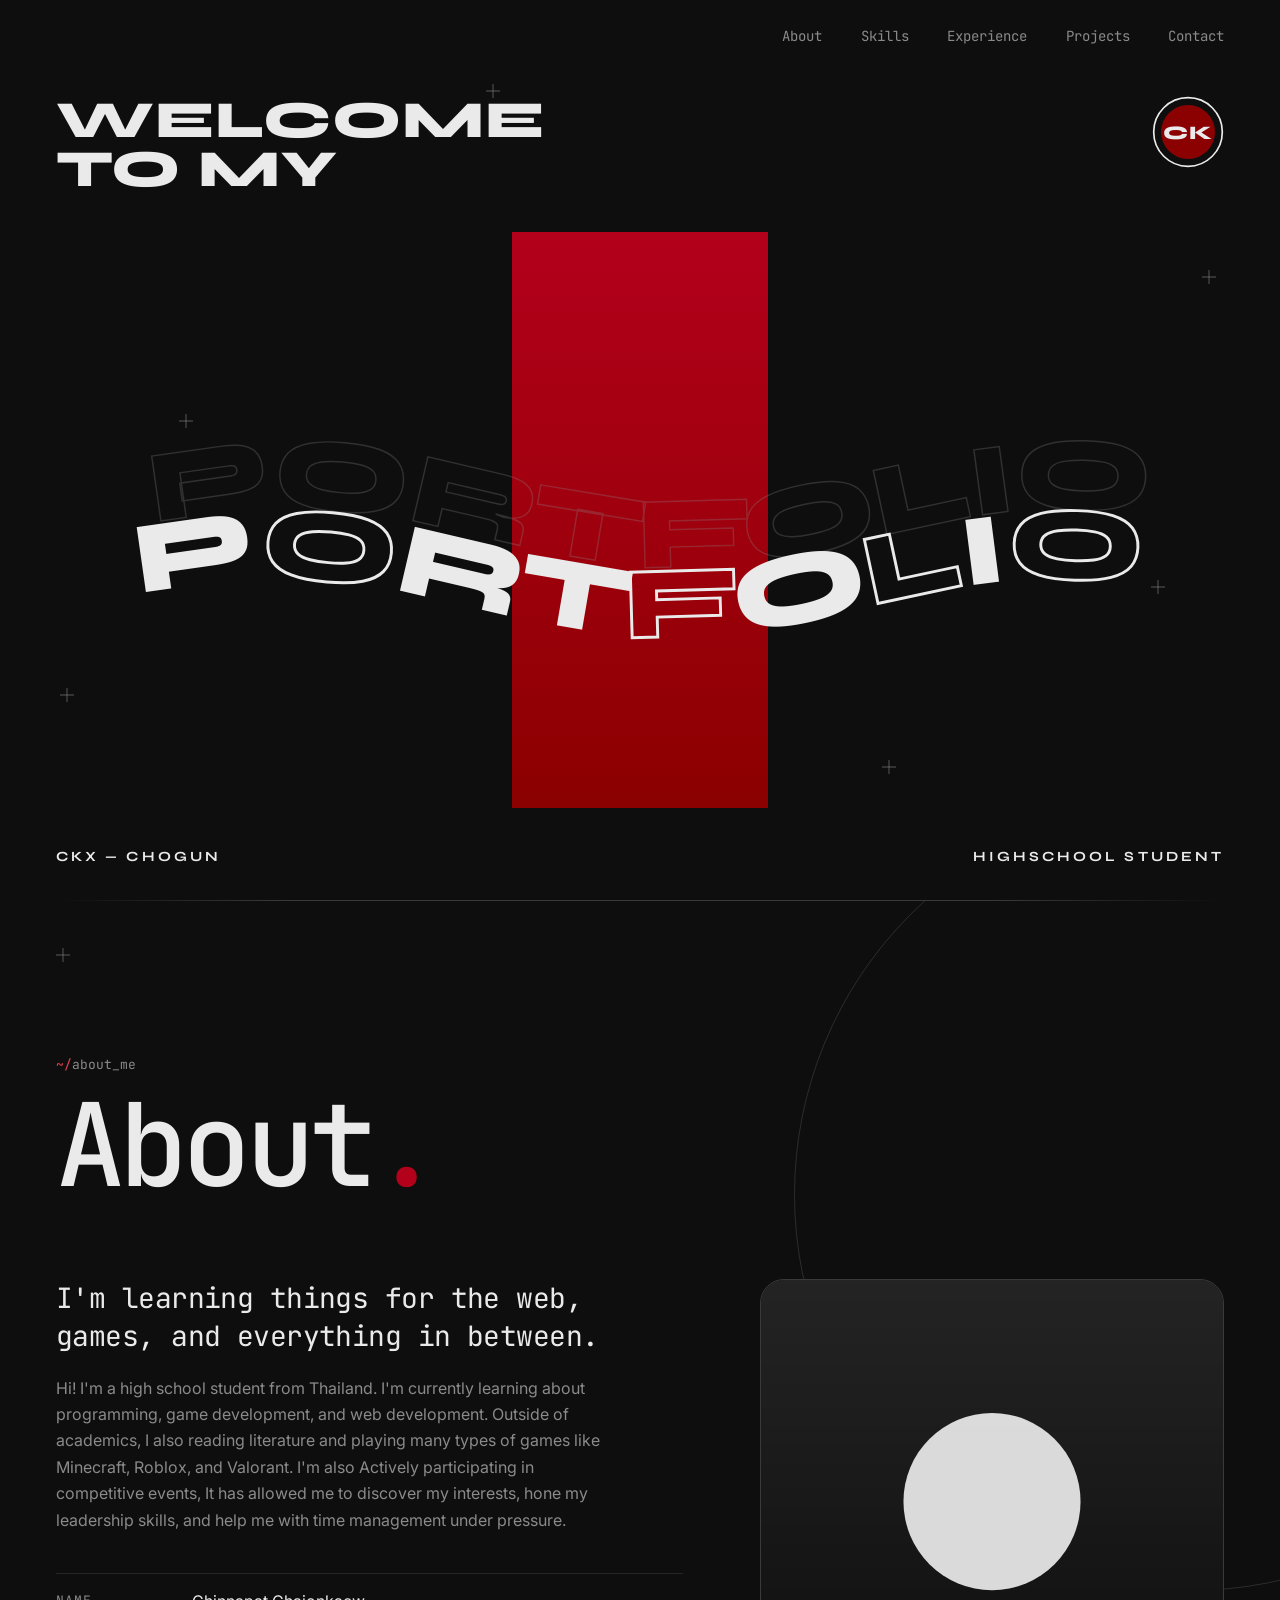
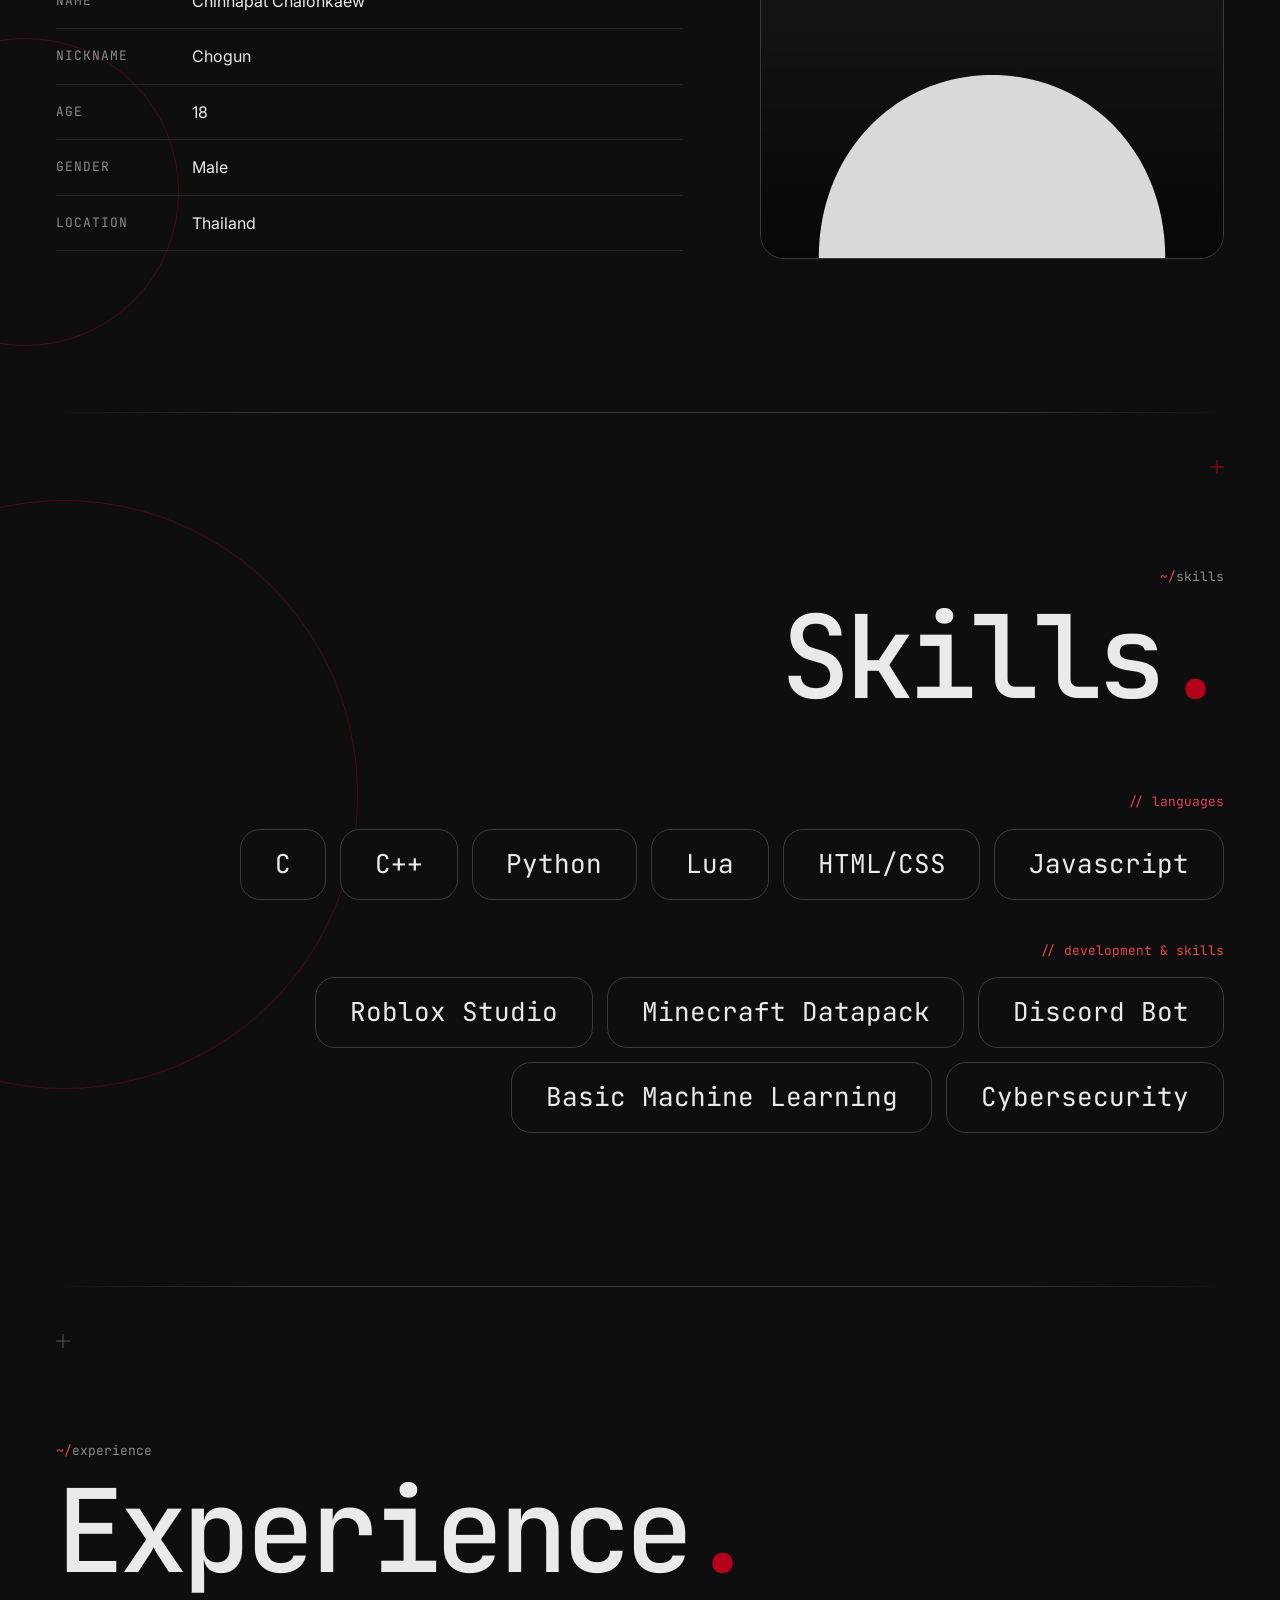
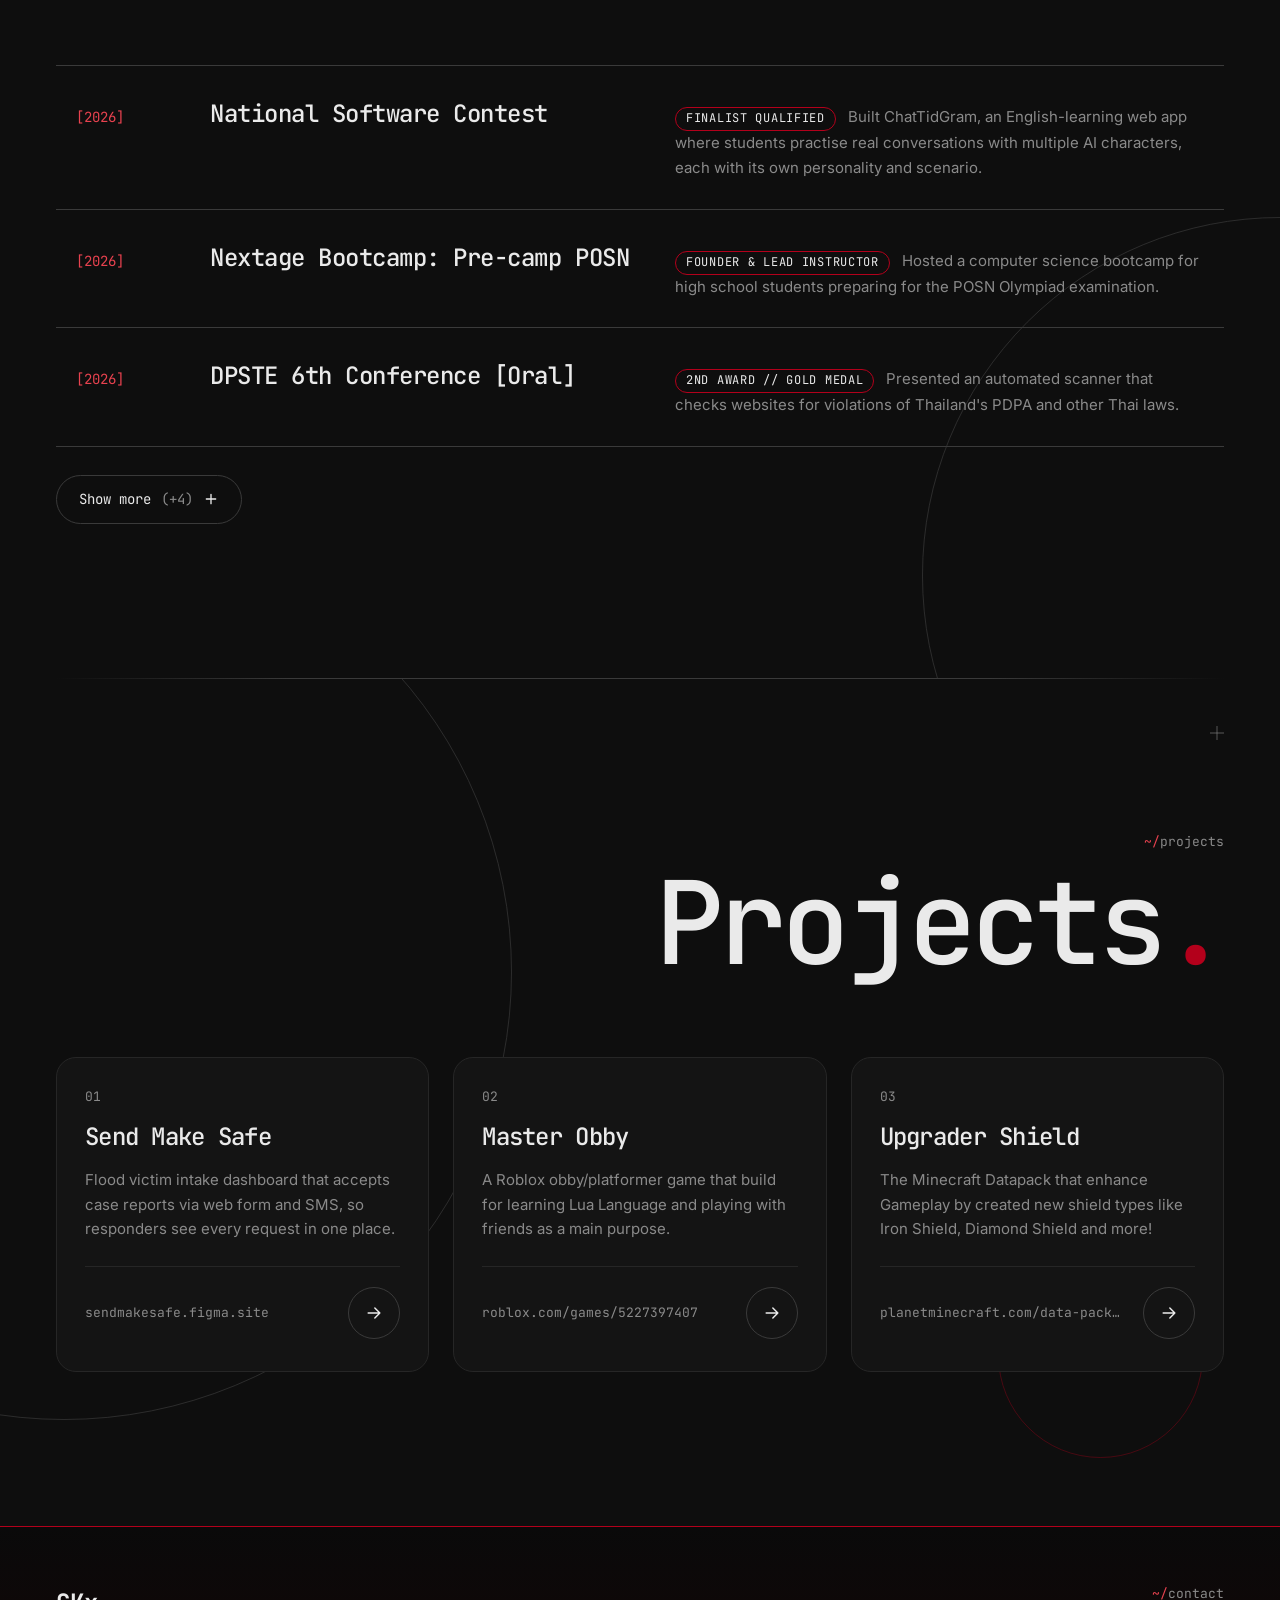
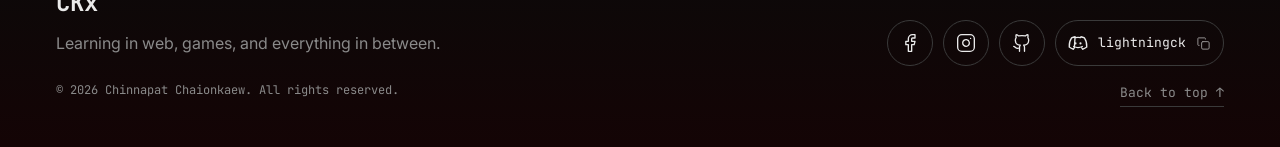
<file: index.html>
<!DOCTYPE html>
<html lang="en">
<head>
  <meta charset="UTF-8">
  <meta name="viewport" content="width=device-width, initial-scale=1">
  <title>CKx Portfolio</title>
  <meta name="description" content="Portfolio of CKx">
  <meta name="theme-color" content="#0e0e0e">

  <meta property="og:type" content="website">
  <meta property="og:title" content="CKx Portfolio">
  <meta property="og:description" content="This is CKx Portfolio and I'm learning to build things like web, games, and everything in between.">
  <meta property="og:url" content="https://lightningck.github.io/">
  <meta property="og:image" content="https://lightningck.github.io/assets/og-image.png">
  <meta property="og:image:width" content="1200">
  <meta property="og:image:height" content="630">
  <meta name="twitter:card" content="summary_large_image">

  <link rel="icon" href="assets/favicon.svg" type="image/svg+xml">
  <link rel="preconnect" href="https://fonts.googleapis.com">
  <link rel="preconnect" href="https://fonts.gstatic.com" crossorigin>
  <link rel="stylesheet" href="https://fonts.googleapis.com/css2?family=Inter:wght@400;500;600&amp;family=JetBrains+Mono:wght@400;500;700&amp;family=Syne:wght@600;700;800&amp;display=swap">

  <link rel="stylesheet" href="style.css">
  <script src="script.js" defer></script>
</head>
<body>
  <a class="skip-link" href="#main">Skip to content</a>

  <header class="site-header" id="site-header">
    <nav class="nav" aria-label="Primary">
      <button class="nav__toggle" type="button" aria-expanded="false" aria-controls="nav-menu" aria-label="Open menu">
        <span class="nav__toggle-bar" aria-hidden="true"></span>
        <span class="nav__toggle-bar" aria-hidden="true"></span>
      </button>

      <ul class="nav__links" id="nav-menu">
        <li><a class="nav__link" href="#about">About</a></li>
        <li><a class="nav__link" href="#skills">Skills</a></li>
        <li><a class="nav__link" href="#experience">Experience</a></li>
        <li><a class="nav__link" href="#projects">Projects</a></li>
        <li><a class="nav__link" href="#contact">Contact</a></li>
      </ul>
    </nav>
  </header>

  <main id="main">
    <section class="hero" id="hero" aria-labelledby="hero-title">
      <span class="cross cross--1" aria-hidden="true"></span>
      <span class="cross cross--2" aria-hidden="true"></span>
      <span class="cross cross--3" aria-hidden="true"></span>
      <span class="cross cross--4" aria-hidden="true"></span>
      <span class="cross cross--5" aria-hidden="true"></span>
      <span class="cross cross--6" aria-hidden="true"></span>

      <div class="hero__top">
        <p class="hero__welcome">Welcome<br>to my</p>
        <svg class="hero__monogram" viewBox="0 0 64 64" role="img" aria-label="CK monogram">
          <circle cx="32" cy="32" r="30.5" class="monogram__ring"/>
          <circle cx="32" cy="32" r="24" class="monogram__inner"/>
          <text x="32" y="38.5" text-anchor="middle" class="monogram__text">CK</text>
        </svg>
      </div>

      <div class="hero__stage">
        <div class="hero__bar" aria-hidden="true"></div>

        <h1 class="hero__title" id="hero-title">
          <span class="visually-hidden">Portfolio</span>
          <svg class="hero__wave" viewBox="0 0 1200 380" aria-hidden="true" focusable="false">
            <defs>
              <path id="wave-path" d="M -600 280 Q -400 220 -200 280 T 200 280 T 600 280 T 1000 280 T 1400 280 T 1800 280"/>
            </defs>

            <text class="wave-text wave-text--echo" transform="translate(12 -72)" font-size="168">
              <textPath href="#wave-path" startOffset="50%" text-anchor="middle">PORTFOLIO</textPath>
            </text>

            <text class="wave-text wave-text--main" font-size="168">
              <textPath href="#wave-path" startOffset="50%" text-anchor="middle"><tspan class="is-fill">P</tspan><tspan class="is-stroke">O</tspan><tspan class="is-fill">R</tspan><tspan class="is-fill">T</tspan><tspan class="is-stroke">F</tspan><tspan class="is-fill">O</tspan><tspan class="is-stroke">L</tspan><tspan class="is-fill">I</tspan><tspan class="is-stroke">O</tspan></textPath>
            </text>
          </svg>
        </h1>
      </div>

      <div class="hero__bottom">
        <p class="hero__name">CKx &mdash; Chogun</p>
        <p class="hero__role">Highschool Student</p>
      </div>
    </section>

    <section class="section" id="about" aria-labelledby="about-title">
      <div class="deco-circle deco-circle--about-a" aria-hidden="true"></div>
      <div class="deco-circle deco-circle--about-b" aria-hidden="true"></div>
      <span class="cross cross--section-tl" aria-hidden="true"></span>

      <div class="container">
        <p class="section__label"><span class="path">~/</span>about_me</p>
        <h2 class="section__title" id="about-title">About</h2>

        <div class="about">
          <div class="about__text reveal">
            <p class="about__lead">I'm learning things for the web, games, and everything in between.</p>
            <p class="about__body">
              Hi! I'm a high school student from Thailand. I'm currently learning about programming, game development, and web development. Outside of academics, I also reading literature and playing many types of games like Minecraft, Roblox, and Valorant. I'm also Actively participating in competitive events, It has allowed me to discover my interests, hone my leadership skills, and help me with time management under pressure.
            </p>

            <dl class="info-list">
              <div class="info-list__row"><dt>Name</dt><dd>Chinnapat Chaionkaew</dd></div>
              <div class="info-list__row"><dt>Nickname</dt><dd>Chogun</dd></div>
              <div class="info-list__row"><dt>Age</dt><dd>18</dd></div>
              <div class="info-list__row"><dt>Gender</dt><dd>Male</dd></div>
              <div class="info-list__row"><dt>Location</dt><dd>Thailand</dd></div>
            </dl>
          </div>

          <figure class="about__photo reveal">
            <img src="assets/profile.svg" alt="Portrait of CKx" width="480" height="600" loading="lazy" decoding="async">
          </figure>
        </div>
      </div>
    </section>

    <section class="section section--right" id="skills" aria-labelledby="skills-title">
      <div class="deco-circle deco-circle--skills" aria-hidden="true"></div>
      <span class="cross cross--section-tr" aria-hidden="true"></span>

      <div class="container">
        <p class="section__label"><span class="path">~/</span>skills</p>
        <h2 class="section__title" id="skills-title">Skills</h2>

        <div class="skill-group reveal">
          <p class="skill-group__label">// languages</p>
          <ul class="skills" aria-label="Programming languages">
            <li class="skill"><span class="skill__text">C</span></li>
            <li class="skill"><span class="skill__text">C++</span></li>
            <li class="skill"><span class="skill__text">Python</span></li>
            <li class="skill"><span class="skill__text">Lua</span></li>
            <li class="skill"><span class="skill__text">HTML/CSS</span></li>
            <li class="skill"><span class="skill__text">Javascript</span></li>
          </ul>
        </div>

        <div class="skill-group reveal">
          <p class="skill-group__label">// development & skills</p>
          <ul class="skills" aria-label="Development areas">
            <li class="skill"><span class="skill__text">Roblox Studio</span></li>
            <li class="skill"><span class="skill__text">Minecraft Datapack</span></li>
            <li class="skill"><span class="skill__text">Discord Bot</span></li>
            <li class="skill"><span class="skill__text">Basic Machine Learning</span></li>
            <li class="skill"><span class="skill__text">Cybersecurity</span></li>
          </ul>
        </div>
      </div>
    </section>

    <section class="section" id="experience" aria-labelledby="experience-title">
      <div class="deco-circle deco-circle--xp" aria-hidden="true"></div>
      <span class="cross cross--section-tl" aria-hidden="true"></span>

      <div class="container">
        <p class="section__label"><span class="path">~/</span>experience</p>
        <h2 class="section__title" id="experience-title">Experience</h2>

        <ol class="xp-list reveal" id="xp-list">
          <li class="xp">
            <span class="xp__year">[2026]</span>
            <h3 class="xp__title">National Software Contest</h3>
            <p class="xp__desc"><span class="xp__award">Finalist Qualified</span> Built ChatTidGram, an English-learning web app where students practise real conversations with multiple AI characters, each with its own personality and scenario.</p>
          </li>
          <li class="xp">
            <span class="xp__year">[2026]</span>
            <h3 class="xp__title">Nextage Bootcamp: Pre-camp POSN</h3>
            <p class="xp__desc"><span class="xp__award">Founder & Lead Instructor</span> Hosted a computer science bootcamp for high school students preparing for the POSN Olympiad examination.</p>
          </li>
          <li class="xp">
            <span class="xp__year">[2026]</span>
            <h3 class="xp__title">DPSTE 6th Conference [Oral]</h3>
            <p class="xp__desc"><span class="xp__award">2nd Award // Gold Medal</span> Presented an automated scanner that checks websites for violations of Thailand's PDPA and other Thai laws.</p>
          </li>
          <li class="xp">
            <span class="xp__year">[2026]</span>
            <h3 class="xp__title">DPSTE 6th Conference [Poster]</h3>
            <p class="xp__desc"><span class="xp__award">Gold Medal</span> Poster presentation of the automated website scanner that flags breaches of Thailand's PDPA and related laws.</p>
          </li>
          <li class="xp">
            <span class="xp__year">[2026]</span>
            <h3 class="xp__title">Southern Inventor Award</h3>
            <p class="xp__desc"><span class="xp__award">Gold Medal</span> Built Send Make Safe, a flood-relief platform where victims can report emergencies through a web dashboard or plain SMS, so they can still ask for help without an internet connection, using just a phone signal.</p>
          </li>
          <li class="xp">
            <span class="xp__year">[2024]</span>
            <h3 class="xp__title">POSN Olympiad Computer Camp</h3>
            <p class="xp__desc"><span class="xp__award">Camp 2 Qualified</span> Reached the second round of the POSN Computer Olympiad camp, Thailand's national selection track for the International Olympiad in Informatics (IOI).</p>
          </li>
          <li class="xp">
            <span class="xp__year">[2023]</span>
            <h3 class="xp__title">Thailand Cyber Top Talent</h3>
            <p class="xp__desc"><span class="xp__award">#22 Place</span> Competed in Thailand's largest Jeopardy-style Capture the Flag (CTF) cybersecurity competition.</p>
          </li>
        </ol>

        <button class="xp-more" type="button" aria-controls="xp-list" aria-expanded="false" hidden>
          <span class="xp-more__label">Show more</span>
          <span class="xp-more__count"></span>
          <svg class="xp-more__icon" viewBox="0 0 24 24" aria-hidden="true" focusable="false"><path d="M12 5v14M5 12h14"/></svg>
        </button>
      </div>
    </section>

    <section class="section section--right" id="projects" aria-labelledby="projects-title">
      <div class="deco-circle deco-circle--projects-a" aria-hidden="true"></div>
      <div class="deco-circle deco-circle--projects-b" aria-hidden="true"></div>
      <span class="cross cross--section-tr" aria-hidden="true"></span>

      <div class="container">
        <p class="section__label"><span class="path">~/</span>projects</p>
        <h2 class="section__title" id="projects-title">Projects</h2>

        <div class="projects">
          <article class="project reveal">
            <span class="project__num" aria-hidden="true">01</span>
            <h3 class="project__title">Send Make Safe</h3>
            <p class="project__desc">Flood victim intake dashboard that accepts case reports via web form and SMS, so responders see every request in one place.</p>
            <a class="project__link" href="https://sendmakesafe.figma.site" target="_blank" rel="noopener noreferrer">
              <span class="visually-hidden">Open Send Make Safe DEMO Website on new tab</span>
              <span class="project__url">sendmakesafe.figma.site</span>
              <span class="arrow-btn" aria-hidden="true"><svg viewBox="0 0 24 24" aria-hidden="true" focusable="false"><path d="M5 12h14M13 6l6 6-6 6"/></svg></span>
            </a>
          </article>

          <article class="project reveal">
            <span class="project__num" aria-hidden="true">02</span>
            <h3 class="project__title">Master Obby</h3>
            <p class="project__desc">A Roblox obby/platformer game that build for learning Lua Language and playing with friends as a main purpose.</p>
            <a class="project__link" href="https://www.roblox.com/games/5227397407" target="_blank" rel="noopener noreferrer">
              <span class="visually-hidden">Open Master Obby Game on new tab</span>
              <span class="project__url">roblox.com/games/5227397407</span>
              <span class="arrow-btn" aria-hidden="true"><svg viewBox="0 0 24 24" aria-hidden="true" focusable="false"><path d="M5 12h14M13 6l6 6-6 6"/></svg></span>
            </a>
          </article>

          <article class="project reveal">
            <span class="project__num" aria-hidden="true">03</span>
            <h3 class="project__title">Upgrader Shield</h3>
            <p class="project__desc">The Minecraft Datapack that enhance Gameplay by created new shield types like Iron Shield, Diamond Shield and more!</p>
            <a class="project__link" href="https://www.planetminecraft.com/data-pack/upgrader-shield/" target="_blank" rel="noopener noreferrer">
              <span class="visually-hidden">Open Upgrade Shield Project on new tab</span>
              <span class="project__url">planetminecraft.com/data-pack/upgrader-shield/</span>
              <span class="arrow-btn" aria-hidden="true"><svg viewBox="0 0 24 24" aria-hidden="true" focusable="false"><path d="M5 12h14M13 6l6 6-6 6"/></svg></span>
            </a>
          </article>
        </div>
      </div>
    </section>
  </main>

  <footer class="site-footer" id="contact">
    <div class="container footer">
      <div class="footer__about">
        <p class="footer__name">CKx</p>
        <p class="footer__tagline">Learning in web, games, and everything in between.</p>
        <p class="footer__copy">&copy; <span id="year">2026</span> Chinnapat Chaionkaew. All rights reserved.</p>
      </div>

      <div class="footer__contact">
        <h2 class="footer__heading"><span class="path">~/</span>contact</h2>
        <ul class="socials">
          <li>
            <a class="social" href="https://www.facebook.com/chinnapat.chogun" target="_blank" rel="noopener noreferrer" aria-label="Facebook (new tab)">
              <svg viewBox="0 0 24 24" aria-hidden="true" focusable="false"><path d="M18 2h-3a5 5 0 0 0-5 5v3H7v4h3v8h4v-8h3l1-4h-4V7a1 1 0 0 1 1-1h3z"/></svg>
            </a>
          </li>
          <li>
            <a class="social" href="https://www.instagram.com/ck.chogxn/" target="_blank" rel="noopener noreferrer" aria-label="Instagram (new tab)">
              <svg viewBox="0 0 24 24" aria-hidden="true" focusable="false"><rect x="2" y="2" width="20" height="20" rx="5"/><path d="M16 11.37A4 4 0 1 1 12.63 8 4 4 0 0 1 16 11.37z"/><path d="M17.5 6.5h.01"/></svg>
            </a>
          </li>
          <li>
            <a class="social" href="https://github.com/LightningCK" target="_blank" rel="noopener noreferrer" aria-label="GitHub (new tab)">
              <svg viewBox="0 0 24 24" aria-hidden="true" focusable="false"><path d="M15 22v-4a4.8 4.8 0 0 0-1-3.5c3 0 6-2 6-5.5.08-1.25-.27-2.48-1-3.5.28-1.15.28-2.35 0-3.5 0 0-1 0-3 1.5-2.64-.5-5.36-.5-8 0C6 2 5 2 5 2c-.3 1.15-.3 2.35 0 3.5A5.4 5.4 0 0 0 4 9c0 3.5 3 5.5 6 5.5-.39.49-.68 1.05-.85 1.65-.17.6-.22 1.23-.15 1.85v4"/><path d="M9 18c-4.51 2-5-2-7-2"/></svg>
            </a>
          </li>
          <li>
            <button class="social social--discord" type="button" data-copy="lightningck" aria-label="Copy my Discord username">
              <svg viewBox="0 0 24 24" aria-hidden="true" focusable="false"><path d="M8.5 4.5 9 5.6a14 14 0 0 1 6 0l.5-1.1a16 16 0 0 1 4.2 1.4c2.2 3.3 3.1 6.9 2.8 11a16 16 0 0 1-5 2.6l-1.1-1.8m-8.8 0L6.5 19.5a16 16 0 0 1-5-2.6c-.3-4.1.6-7.7 2.8-11a16 16 0 0 1 4.2-1.4z"/><path d="M6.8 16.2c3.3 1.6 7.1 1.6 10.4 0"/><circle cx="9" cy="12.5" r="1.3" class="fill-current"/><circle cx="15" cy="12.5" r="1.3" class="fill-current"/></svg>
              <span class="social__label">lightningck</span>
              <svg class="social__copy-icon" viewBox="0 0 24 24" aria-hidden="true" focusable="false"><rect x="9" y="9" width="12" height="12" rx="2"/><path d="M5 15H4a1 1 0 0 1-1-1V4a1 1 0 0 1 1-1h10a1 1 0 0 1 1 1v1"/></svg>
            </button>
          </li>
        </ul>
        <a class="back-to-top" href="#hero">Back to top &uarr;</a>
      </div>
    </div>
  </footer>

  <div class="toast" id="toast" role="status" aria-live="polite"></div>
</body>
</html>
</file>
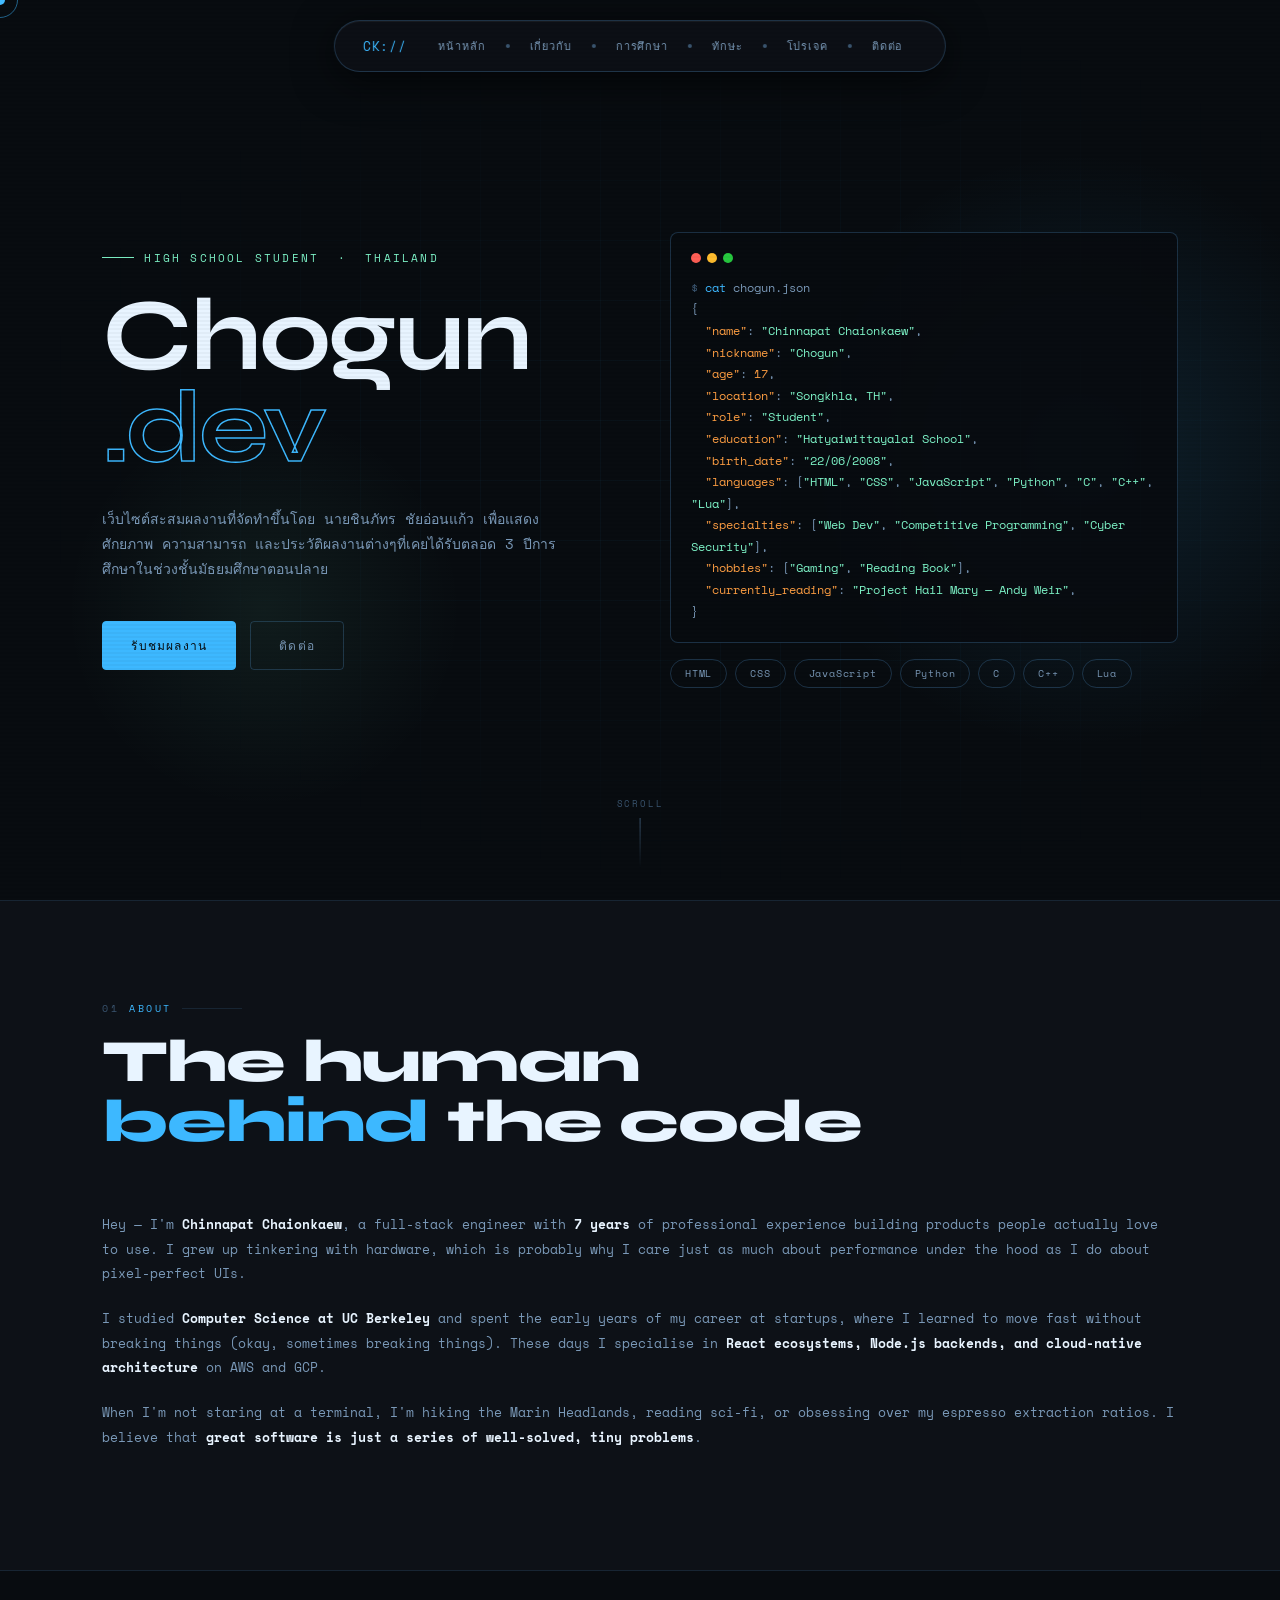
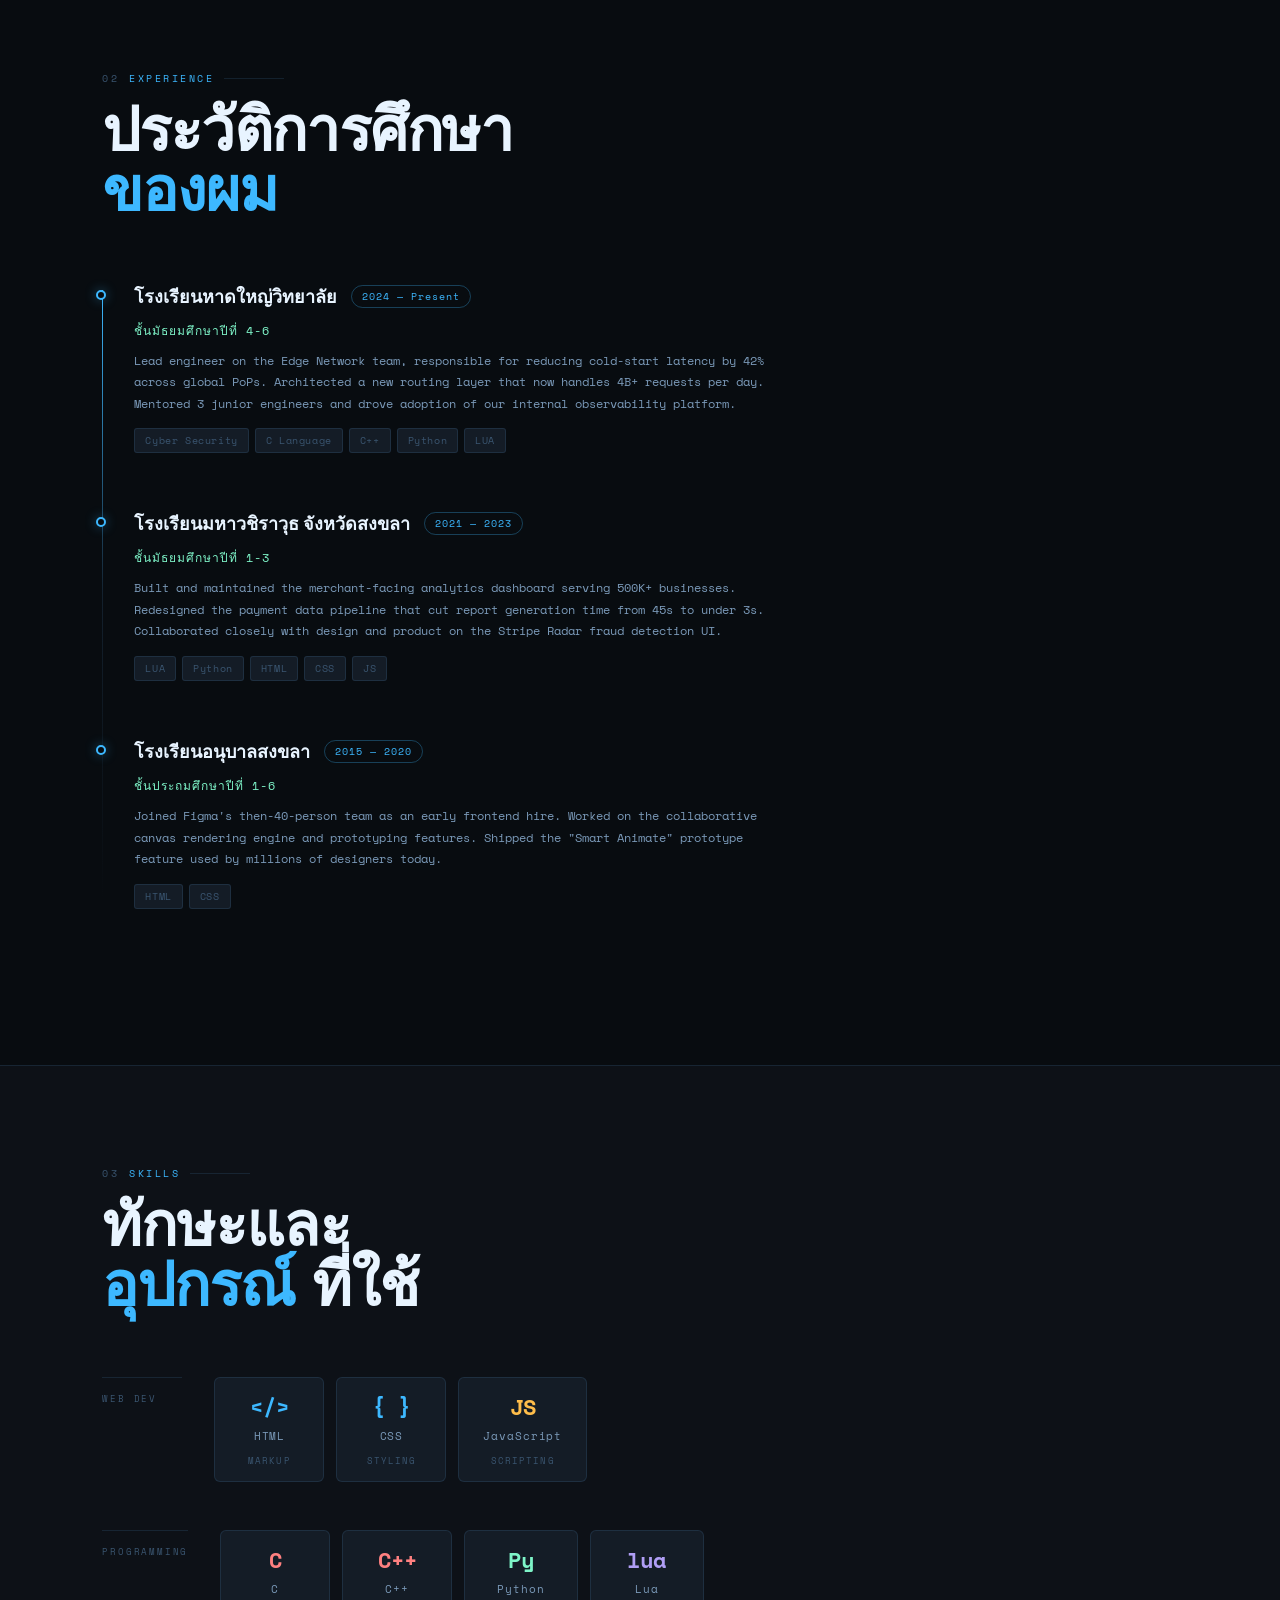
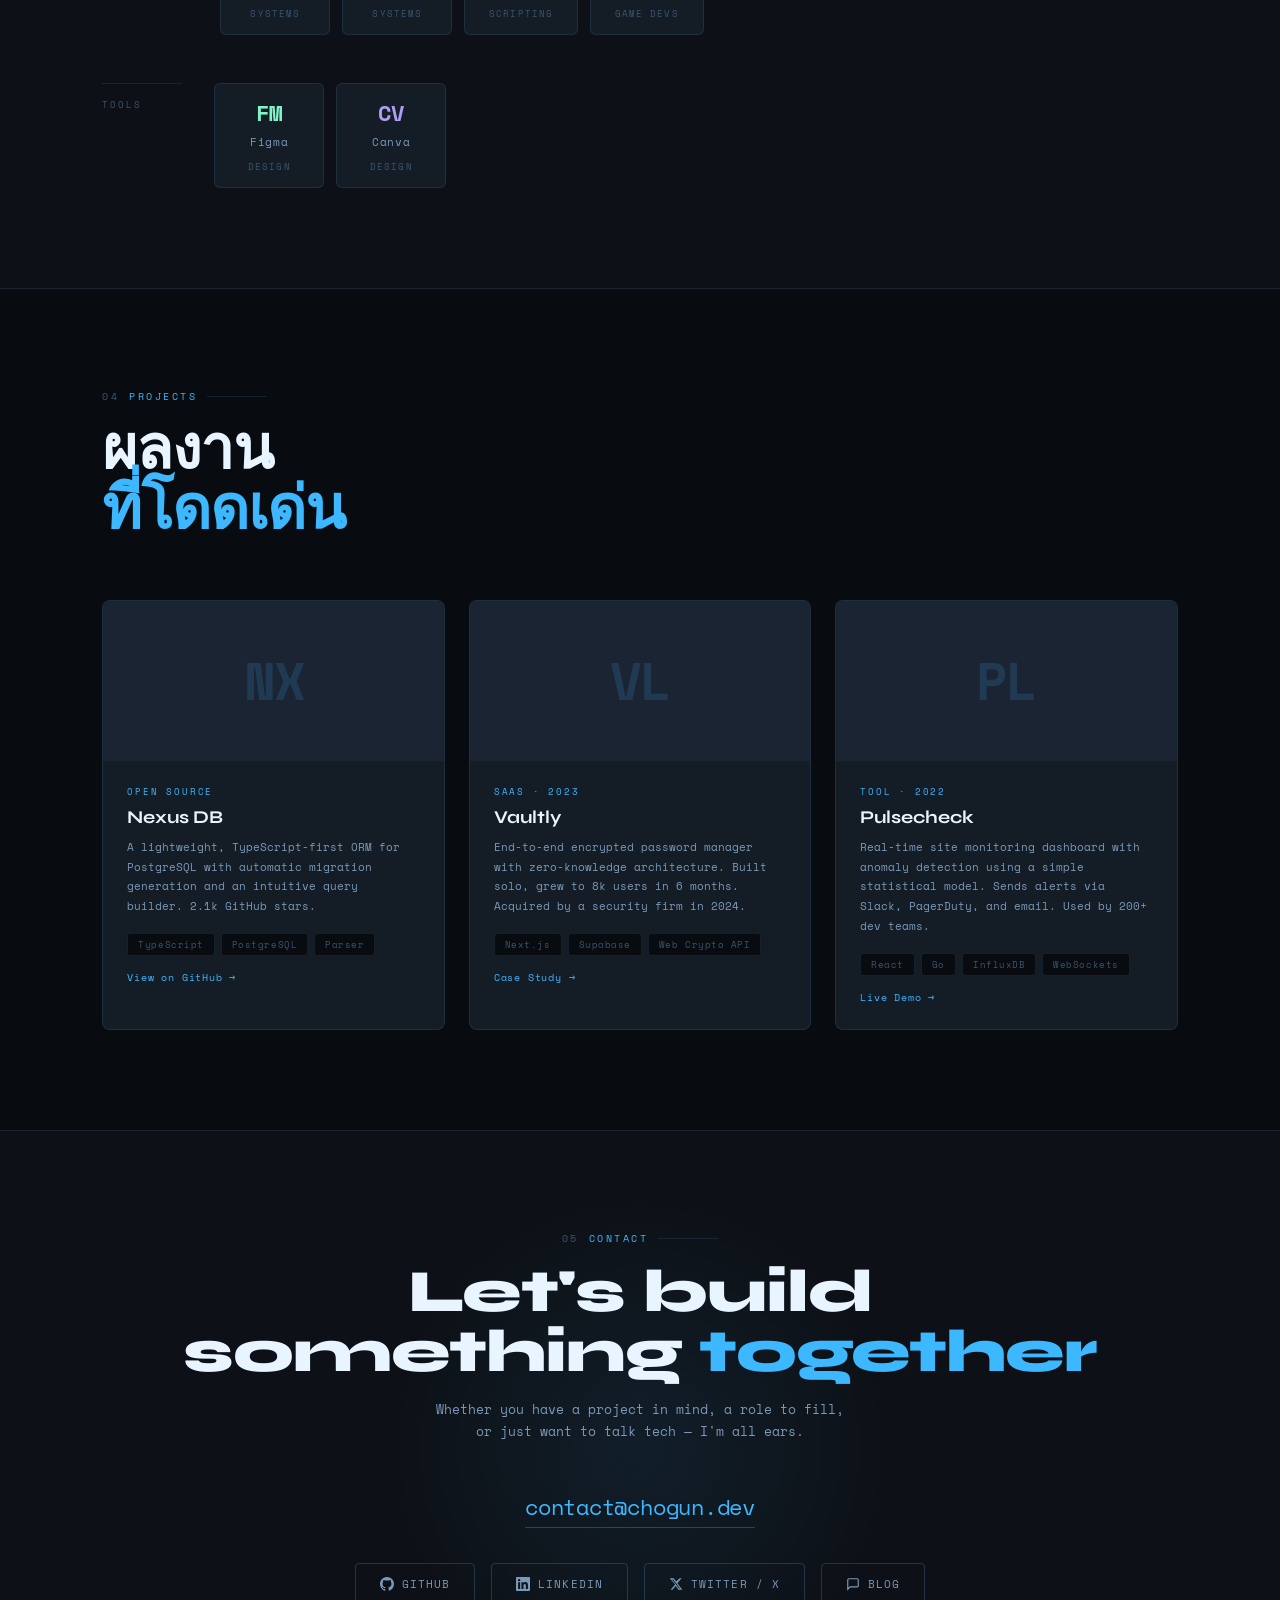
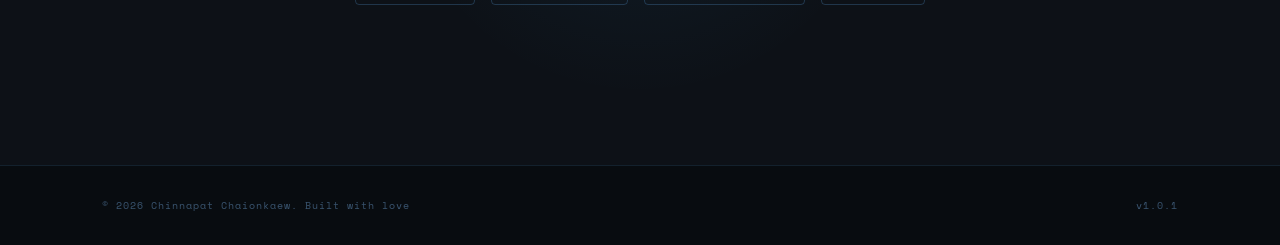
<file: Chogun_Portfolio.html>
<!DOCTYPE html>
<html lang="en">
<head>
    <meta charset="UTF-8">
    <meta name="viewport" content="width=device-width, initial-scale=1.0">
    <title>Chinnapat — Portfolio</title>
    <link rel="preconnect" href="https://fonts.googleapis.com">
    <link href="https://fonts.googleapis.com/css2?family=Space+Mono:ital,wght@0,400;0,700;1,400&family=Syne:wght@400;600;700;800&display=swap" rel="stylesheet">
    <style>
*, *::before, *::after { box-sizing: border-box; margin: 0; padding: 0; }

:root {
--bg: #080c10;
--bg2: #0d1117;
--bg3: #111820;
--surface: #141c26;
--surface2: #1a2433;
--border: rgba(99,180,255,0.12);
--border2: rgba(99,180,255,0.22);
--accent: #3db8ff;
--accent2: #7ef4c8;
--accent3: #ff6b6b;
--text: #e8f4ff;
--muted: #7a99b8;
--dim: #3a5570;
--mono: 'Space Mono', monospace;
--sans: 'Syne', sans-serif;
}

html { scroll-behavior: smooth; }

body {
background: var(--bg);
color: var(--text);
font-family: var(--sans);
overflow-x: hidden;
cursor: none;
}

/* Custom cursor */
.cursor {
width: 10px; height: 10px;
background: var(--accent);
border-radius: 50%;
position: fixed;
pointer-events: none;
z-index: 9999;
transform: translate(-50%, -50%);
transition: transform 0.1s, background 0.3s;
mix-blend-mode: screen;
}
.cursor-ring {
width: 36px; height: 36px;
border: 1.5px solid rgba(61,184,255,0.5);
border-radius: 50%;
position: fixed;
pointer-events: none;
z-index: 9998;
transform: translate(-50%, -50%);
transition: transform 0.12s ease, width 0.2s, height 0.2s, border-color 0.3s;
}

/* Scanline overlay */
body::before {
content: '';
position: fixed;
inset: 0;
background: repeating-linear-gradient(
    0deg,
    transparent,
    transparent 2px,
    rgba(0,0,0,0.03) 2px,
    rgba(0,0,0,0.03) 4px
);
pointer-events: none;
z-index: 1000;
}

/* === FLOATING ISLAND NAV === */
nav {
position: fixed;
top: 20px;
left: 50%;
transform: translateX(-50%);
z-index: 900;
background: rgba(13,17,23,0.85);
backdrop-filter: blur(20px);
-webkit-backdrop-filter: blur(20px);
border: 1px solid var(--border2);
border-radius: 50px;
padding: 10px 28px;
display: flex;
align-items: center;
gap: 6px;
box-shadow: 0 8px 40px rgba(0,0,0,0.6), inset 0 1px 0 rgba(255,255,255,0.05);
white-space: nowrap;
}

nav .logo {
font-family: var(--mono);
font-size: 13px;
color: var(--accent);
margin-right: 12px;
letter-spacing: 0.05em;
}

nav a {
font-family: var(--mono);
font-size: 11px;
color: var(--muted);
text-decoration: none;
padding: 6px 14px;
border-radius: 30px;
letter-spacing: 0.08em;
text-transform: uppercase;
transition: color 0.2s, background 0.2s;
position: relative;
}

nav a:hover {
color: var(--accent);
background: rgba(61,184,255,0.08);
}

nav .nav-dot {
width: 4px; height: 4px;
border-radius: 50%;
background: var(--dim);
}

/* === HERO === */
#hero {
min-height: 100vh;
display: flex;
flex-direction: column;
justify-content: center;
padding: 100px 8vw 80px;
position: relative;
overflow: hidden;
}

.hero-grid {
position: absolute;
inset: 0;
background-image:
    linear-gradient(rgba(61,184,255,0.04) 1px, transparent 1px),
    linear-gradient(90deg, rgba(61,184,255,0.04) 1px, transparent 1px);
background-size: 60px 60px;
mask-image: radial-gradient(ellipse at 60% 50%, black 20%, transparent 70%);
}

.hero-glow {
position: absolute;
width: 600px; height: 600px;
background: radial-gradient(circle, rgba(61,184,255,0.12) 0%, transparent 70%);
right: -100px; top: 50%;
transform: translateY(-50%);
pointer-events: none;
}

.hero-glow2 {
position: absolute;
width: 400px; height: 400px;
background: radial-gradient(circle, rgba(126,244,200,0.07) 0%, transparent 70%);
left: 5%; bottom: 10%;
pointer-events: none;
}

.tag-line {
font-family: var(--mono);
font-size: 11px;
color: var(--accent2);
letter-spacing: 0.2em;
text-transform: uppercase;
margin-bottom: 24px;
display: flex;
align-items: center;
gap: 10px;
opacity: 0;
animation: fadeUp 0.8s 0.2s forwards;
}

.tag-line::before {
content: '';
display: inline-block;
width: 32px; height: 1px;
background: var(--accent2);
}

h1 {
font-family: var(--sans);
font-size: clamp(52px, 8vw, 110px);
font-weight: 700;
line-height: 0.9;
letter-spacing: -0.03em;
margin-bottom: 32px;
opacity: 0;
animation: fadeUp 0.8s 0.35s forwards;
}

h1 span.outline {
-webkit-text-stroke: 1.5px var(--accent);
color: transparent;
}

h1 span.accent { color: var(--accent); }

.hero-desc {
font-family: var(--mono);
font-size: 14px;
line-height: 1.8;
color: var(--muted);
max-width: 460px;
margin-bottom: 40px;
opacity: 0;
animation: fadeUp 0.8s 0.5s forwards;
}

.hero-ctas {
display: flex;
gap: 14px;
opacity: 0;
animation: fadeUp 0.8s 0.65s forwards;
flex-wrap: wrap;
}

.btn {
font-family: var(--mono);
font-size: 12px;
letter-spacing: 0.1em;
text-transform: uppercase;
padding: 14px 28px;
border-radius: 4px;
text-decoration: none;
transition: all 0.2s;
cursor: none;
}

.btn-primary {
background: var(--accent);
color: var(--bg);
border: 1px solid var(--accent);
}

.btn-primary:hover {
background: transparent;
color: var(--accent);
box-shadow: 0 0 24px rgba(61,184,255,0.3);
}

.btn-ghost {
background: transparent;
color: var(--muted);
border: 1px solid var(--border2);
}

.btn-ghost:hover {
border-color: var(--accent);
color: var(--accent);
}

.scroll-hint {
position: absolute;
bottom: 32px;
left: 50%;
transform: translateX(-50%);
display: flex;
flex-direction: column;
align-items: center;
gap: 8px;
opacity: 0;
animation: fadeIn 1s 1.2s forwards;
}

.scroll-hint span {
font-family: var(--mono);
font-size: 9px;
color: var(--dim);
letter-spacing: 0.2em;
text-transform: uppercase;
}

.scroll-line {
width: 1px;
height: 50px;
background: linear-gradient(to bottom, var(--dim), transparent);
animation: scrollPulse 1.5s infinite;
}

@keyframes scrollPulse {
0%, 100% { opacity: 0.4; transform: scaleY(1); }
50% { opacity: 1; transform: scaleY(0.6); }
}

/* === SECTION BASE === */
section {
padding: 100px 8vw;
position: relative;
}

.section-label {
font-family: var(--mono);
font-size: 10px;
color: var(--accent);
letter-spacing: 0.25em;
text-transform: uppercase;
margin-bottom: 16px;
display: flex;
align-items: center;
gap: 10px;
}

.section-label::before {
content: attr(data-num);
color: var(--dim);
}

.section-label::after {
content: '';
flex: 1;
height: 1px;
background: var(--border);
max-width: 60px;
}

h2 {
font-family: var(--sans);
font-size: clamp(32px, 5vw, 60px);
font-weight: 800;
letter-spacing: -0.02em;
line-height: 1;
margin-bottom: 60px;
}

/* === ABOUT === */
#about {
background: var(--bg2);
border-top: 1px solid var(--border);
border-bottom: 1px solid var(--border);
}

.about-grid {
display: grid;
grid-template-columns: 1fr;
gap: 80px;
align-items: start;
}

.about-content p {
font-family: var(--mono);
font-size: 13px;
line-height: 1.9;
color: var(--muted);
margin-bottom: 20px;
}

.about-content p strong {
color: var(--text);
font-weight: 700;
}

/* === EXPERIENCE === */
#experience {
position: relative;
}

.exp-timeline {
position: relative;
padding-left: 32px;
}

.exp-timeline::before {
content: '';
position: absolute;
left: 0;
top: 8px;
bottom: 8px;
width: 1px;
background: linear-gradient(to bottom, var(--accent), var(--border), transparent);
}

.exp-item {
position: relative;
margin-bottom: 56px;
opacity: 0;
transform: translateY(20px);
transition: opacity 0.5s, transform 0.5s;
}

.exp-item.visible {
opacity: 1;
transform: translateY(0);
}

.exp-item::before {
content: '';
position: absolute;
left: -38px;
top: 8px;
width: 10px; height: 10px;
border-radius: 50%;
background: var(--bg);
border: 2px solid var(--accent);
box-shadow: 0 0 12px rgba(61,184,255,0.4);
}

.exp-meta {
display: flex;
align-items: center;
gap: 14px;
margin-bottom: 10px;
flex-wrap: wrap;
}

.exp-company {
font-family: var(--sans);
font-size: 18px;
font-weight: 700;
color: var(--text);
}

.exp-period {
font-family: var(--mono);
font-size: 10px;
color: var(--accent);
padding: 3px 10px;
border: 1px solid rgba(61,184,255,0.3);
border-radius: 20px;
letter-spacing: 0.1em;
}

.exp-role {
font-family: var(--mono);
font-size: 12px;
color: var(--accent2);
letter-spacing: 0.08em;
margin-bottom: 10px;
}

.exp-desc {
font-family: var(--mono);
font-size: 12px;
line-height: 1.8;
color: var(--muted);
max-width: 640px;
}

.exp-tags {
display: flex;
flex-wrap: wrap;
gap: 6px;
margin-top: 14px;
}

.exp-tag {
font-family: var(--mono);
font-size: 10px;
padding: 4px 10px;
background: var(--surface);
border: 1px solid var(--border);
border-radius: 3px;
color: var(--dim);
letter-spacing: 0.06em;
}

/* === SKILLS === */
#skills {
background: var(--bg2);
border-top: 1px solid var(--border);
border-bottom: 1px solid var(--border);
}

.skills-constellation {
display: flex;
flex-direction: column;
gap: 48px;
}

.skill-row {
display: flex;
align-items: flex-start;
gap: 32px;
}

.skill-row-label {
font-family: var(--mono);
font-size: 9px;
color: var(--dim);
letter-spacing: 0.2em;
text-transform: uppercase;
min-width: 80px;
padding-top: 14px;
border-top: 1px solid var(--border);
}

.skill-nodes {
display: flex;
flex-wrap: wrap;
gap: 12px;
flex: 1;
}

.skill-node {
position: relative;
display: flex;
flex-direction: column;
align-items: center;
gap: 10px;
padding: 18px 24px 14px;
background: var(--surface);
border: 1px solid var(--border);
border-radius: 6px;
cursor: none;
transition: border-color 0.25s, transform 0.25s, background 0.25s;
min-width: 110px;
}

.skill-node:hover {
border-color: var(--border2);
background: var(--surface2);
transform: translateY(-4px);
}

.skill-node:hover .skill-node-glow { opacity: 1; }

.skill-node-glow {
position: absolute;
inset: -1px;
border-radius: 6px;
opacity: 0;
transition: opacity 0.3s;
pointer-events: none;
}

.sn-blue .skill-node-glow  { box-shadow: 0 0 20px rgba(61,184,255,0.2), inset 0 0 20px rgba(61,184,255,0.04); border: 1px solid rgba(61,184,255,0.4); }
.sn-green .skill-node-glow { box-shadow: 0 0 20px rgba(126,244,200,0.2), inset 0 0 20px rgba(126,244,200,0.04); border: 1px solid rgba(126,244,200,0.4); }
.sn-amber .skill-node-glow { box-shadow: 0 0 20px rgba(255,159,67,0.2), inset 0 0 20px rgba(255,159,67,0.04); border: 1px solid rgba(255,159,67,0.4); }
.sn-coral .skill-node-glow { box-shadow: 0 0 20px rgba(255,107,107,0.2), inset 0 0 20px rgba(255,107,107,0.04); border: 1px solid rgba(255,107,107,0.4); }
.sn-purple .skill-node-glow { box-shadow: 0 0 20px rgba(167,139,250,0.2), inset 0 0 20px rgba(167,139,250,0.04); border: 1px solid rgba(167,139,250,0.4); }

.skill-node-sigil {
font-family: var(--mono);
font-size: 22px;
font-weight: 700;
line-height: 1;
position: relative;
z-index: 1;
}

.sn-blue  .skill-node-sigil { color: var(--accent); }
.sn-green .skill-node-sigil { color: var(--accent2); }
.sn-amber .skill-node-sigil { color: #ffbd4a; }
.sn-coral .skill-node-sigil { color: #ff8080; }
.sn-purple .skill-node-sigil { color: #b09ef5; }

.skill-node-name {
font-family: var(--mono);
font-size: 11px;
color: var(--muted);
letter-spacing: 0.08em;
text-align: center;
position: relative;
z-index: 1;
}

.skill-node-type {
font-family: var(--mono);
font-size: 9px;
color: var(--dim);
letter-spacing: 0.12em;
text-transform: uppercase;
text-align: center;
position: relative;
z-index: 1;
}

/* === PROJECTS === */
#projects {
position: relative;
}

.projects-grid {
display: grid;
grid-template-columns: repeat(auto-fit, minmax(320px, 1fr));
gap: 24px;
}

.project-card {
background: var(--surface);
border: 1px solid var(--border);
border-radius: 8px;
overflow: hidden;
transition: border-color 0.2s, transform 0.2s;
cursor: none;
}

.project-card:hover {
border-color: var(--border2);
transform: translateY(-4px);
}

.project-thumb {
height: 160px;
background: var(--surface2);
position: relative;
overflow: hidden;
display: flex;
align-items: center;
justify-content: center;
}

.project-thumb-text {
font-family: var(--mono);
font-size: 52px;
font-weight: 700;
opacity: 0.15;
color: var(--accent);
letter-spacing: -0.04em;
user-select: none;
}

.project-thumb-glow {
position: absolute;
inset: 0;
opacity: 0;
transition: opacity 0.3s;
}

.project-card:hover .project-thumb-glow { opacity: 1; }

.thumb-blue .project-thumb-glow {
background: radial-gradient(circle at 50% 50%, rgba(61,184,255,0.15), transparent);
}
.thumb-green .project-thumb-glow {
background: radial-gradient(circle at 50% 50%, rgba(126,244,200,0.12), transparent);
}
.thumb-red .project-thumb-glow {
background: radial-gradient(circle at 50% 50%, rgba(255,107,107,0.12), transparent);
}

.project-body { padding: 24px; }

.project-label {
font-family: var(--mono);
font-size: 9px;
color: var(--accent);
letter-spacing: 0.2em;
text-transform: uppercase;
margin-bottom: 8px;
}

.project-title {
font-family: var(--sans);
font-size: 18px;
font-weight: 700;
color: var(--text);
margin-bottom: 10px;
}

.project-desc {
font-family: var(--mono);
font-size: 11px;
line-height: 1.8;
color: var(--muted);
margin-bottom: 16px;
}

.project-stack {
display: flex;
flex-wrap: wrap;
gap: 6px;
}

.stack-tag {
font-family: var(--mono);
font-size: 9px;
padding: 4px 10px;
background: var(--bg);
border: 1px solid var(--border);
border-radius: 3px;
color: var(--dim);
letter-spacing: 0.06em;
}

.project-link {
display: flex;
align-items: center;
gap: 6px;
font-family: var(--mono);
font-size: 10px;
color: var(--accent);
text-decoration: none;
margin-top: 14px;
letter-spacing: 0.08em;
transition: gap 0.2s;
}

.project-link:hover { gap: 10px; }

/* === CONTACT === */
#contact {
background: var(--bg2);
border-top: 1px solid var(--border);
text-align: center;
position: relative;
overflow: hidden;
}

.contact-glow {
position: absolute;
width: 500px; height: 500px;
background: radial-gradient(circle, rgba(61,184,255,0.08), transparent 70%);
left: 50%; top: 50%;
transform: translate(-50%, -50%);
pointer-events: none;
}

.contact-inner { position: relative; z-index: 1; }

#contact h2 { margin-bottom: 16px; }

.contact-sub {
font-family: var(--mono);
font-size: 13px;
color: var(--muted);
margin-bottom: 48px;
line-height: 1.7;
}

.contact-links {
display: flex;
justify-content: center;
gap: 16px;
flex-wrap: wrap;
margin-bottom: 60px;
}

.contact-link {
font-family: var(--mono);
font-size: 11px;
color: var(--muted);
text-decoration: none;
padding: 12px 24px;
border: 1px solid var(--border2);
border-radius: 4px;
letter-spacing: 0.1em;
text-transform: uppercase;
transition: all 0.2s;
display: flex;
align-items: center;
gap: 8px;
}

.contact-link:hover {
color: var(--accent);
border-color: var(--accent);
background: rgba(61,184,255,0.05);
}

.contact-email {
font-family: var(--mono);
font-size: 22px;
color: var(--accent);
text-decoration: none;
letter-spacing: -0.01em;
border-bottom: 1px solid rgba(61,184,255,0.3);
padding-bottom: 4px;
transition: border-color 0.2s;
}

.contact-email:hover { border-color: var(--accent); }

/* === FOOTER === */
footer {
padding: 32px 8vw;
border-top: 1px solid var(--border);
display: flex;
justify-content: space-between;
align-items: center;
}

footer span {
font-family: var(--mono);
font-size: 10px;
color: var(--dim);
letter-spacing: 0.1em;
}

/* === ANIMATIONS === */
@keyframes fadeUp {
from { opacity: 0; transform: translateY(24px); }
to { opacity: 1; transform: translateY(0); }
}

@keyframes fadeIn {
from { opacity: 0; }
to { opacity: 1; }
}

/* === HERO RIGHT PANEL === */
.hero-layout {
display: grid;
grid-template-columns: 1fr 1fr;
align-items: center;
gap: 60px;
width: 100%;
}

.hero-left { display: flex; flex-direction: column; }

.hero-right {
opacity: 0;
animation: fadeUp 0.8s 0.9s forwards;
display: flex;
flex-direction: column;
gap: 16px;
}

.hero-chips {
display: flex;
flex-wrap: wrap;
gap: 8px;
}

.chip {
font-family: var(--mono);
font-size: 10px;
padding: 6px 14px;
border: 1px solid var(--border2);
border-radius: 30px;
color: var(--muted);
letter-spacing: 0.08em;
transition: all 0.2s;
}

.chip:hover {
border-color: var(--accent);
color: var(--accent);
background: rgba(61,184,255,0.06);
}

/* === TERMINAL BLOCK === */
.terminal {
background: rgba(8,12,16,0.9);
border: 1px solid var(--border2);
border-radius: 8px;
padding: 20px 20px;
font-family: var(--mono);
font-size: 12px;
line-height: 1.8;
}

.terminal-bar {
display: flex;
gap: 6px;
margin-bottom: 14px;
}

.t-dot {
width: 10px; height: 10px;
border-radius: 50%;
}

.t-dot.r { background: #ff5f56; }
.t-dot.y { background: #ffbd2e; }
.t-dot.g { background: #27c93f; }

.t-line { color: var(--muted); }
.t-cmd { color: var(--accent); }
.t-val { color: var(--accent2); }
.t-key { color: #ff9f43; }
.t-dim { color: var(--dim); }
    </style>
</head>
<body>

<div class="cursor" id="cursor"></div>
<div class="cursor-ring" id="cursorRing"></div>

<!-- FLOATING ISLAND NAVBAR -->
<nav>
  <span class="logo">CK://</span>
  <a href="#hero">หน้าหลัก</a>
  <div class="nav-dot"></div>
  <a href="#about">เกี่ยวกับ</a>
  <div class="nav-dot"></div>
  <a href="#experience">การศึกษา</a>
  <div class="nav-dot"></div>
  <a href="#skills">ทักษะ</a>
  <div class="nav-dot"></div>
  <a href="#projects">โปรเจค</a>
  <div class="nav-dot"></div>
  <a href="#contact">ติดต่อ</a>
</nav>

<!-- HERO -->
<section id="hero">
  <div class="hero-grid"></div>
  <div class="hero-glow"></div>
  <div class="hero-glow2"></div>

  <div class="hero-layout">
    <div class="hero-left">
      <p class="tag-line">High School Student &nbsp;·&nbsp; Thailand<p>

      <h1>
        Chogun<br>
        <span class="outline">.dev</span>
      </h1>

      <p class="hero-desc">
        เว็บไซต์สะสมผลงานที่จัดทำขึ้นโดย นายชินภัทร ชัยอ่อนแก้ว เพื่อแสดงศักยภาพ ความสามารถ และประวัติผลงานต่างๆที่เคยได้รับตลอด 3 ปีการศึกษาในช่วงชั้นมัธยมศึกษาตอนปลาย
      </p>

      <div class="hero-ctas">
        <a href="#projects" class="btn btn-primary">รับชมผลงาน</a>
        <a href="#contact" class="btn btn-ghost">ติดต่อ</a>
      </div>
    </div>

    <div class="hero-right">
      <div class="terminal">
        <div class="terminal-bar">
          <div class="t-dot r"></div>
          <div class="t-dot y"></div>
          <div class="t-dot g"></div>
        </div>
        <div class="t-line"><span class="t-dim">$ </span><span class="t-cmd">cat</span> chogun.json</div>
        <div class="t-line">{</div>
        <div class="t-line">&nbsp;&nbsp;<span class="t-key">"name"</span>: <span class="t-val">"Chinnapat Chaionkaew"</span>,</div>
        <div class="t-line">&nbsp;&nbsp;<span class="t-key">"nickname"</span>: <span class="t-val">"Chogun"</span>,</div>
        <div class="t-line">&nbsp;&nbsp;<span class="t-key">"age"</span>: <span class="t-val" style="color:#ff9f43">17</span>,</div>
        <div class="t-line">&nbsp;&nbsp;<span class="t-key">"location"</span>: <span class="t-val">"Songkhla, TH"</span>,</div>
        <div class="t-line">&nbsp;&nbsp;<span class="t-key">"role"</span>: <span class="t-val">"Student"</span>,</div>
        <div class="t-line">&nbsp;&nbsp;<span class="t-key">"education"</span>: <span class="t-val">"Hatyaiwittayalai School"</span>,</div>
        <div class="t-line">&nbsp;&nbsp;<span class="t-key">"birth_date"</span>: <span class="t-val">"22/06/2008"</span>,</div>
        <div class="t-line">&nbsp;&nbsp;<span class="t-key">"languages"</span>: [<span class="t-val">"HTML"</span>, <span class="t-val">"CSS"</span>, <span class="t-val">"JavaScript"</span>, <span class="t-val">"Python"</span>, <span class="t-val">"C"</span>, <span class="t-val">"C++"</span>, <span class="t-val">"Lua"</span>],</div>
        <div class="t-line">&nbsp;&nbsp;<span class="t-key">"specialties"</span>: [<span class="t-val">"Web Dev"</span>, <span class="t-val">"Competitive Programming"</span>, <span class="t-val">"Cyber Security"</span>],</div>
        <div class="t-line">&nbsp;&nbsp;<span class="t-key">"hobbies"</span>: [<span class="t-val">"Gaming"</span>, <span class="t-val">"Reading Book"</span>],</div>
        <div class="t-line">&nbsp;&nbsp;<span class="t-key">"currently_reading"</span>: <span class="t-val">"Project Hail Mary — Andy Weir"</span>,</div>
        <div class="t-line">}</div>
      </div>

      <div class="hero-chips">
        <span class="chip">HTML</span>
        <span class="chip">CSS</span>
        <span class="chip">JavaScript</span>
        <span class="chip">Python</span>
        <span class="chip">C</span>
        <span class="chip">C++</span>
        <span class="chip">Lua</span>
      </div>
    </div>
  </div>

  <div class="scroll-hint">
    <span>Scroll</span>
    <div class="scroll-line"></div>
  </div>
</section>

<!-- ABOUT -->
<section id="about">
  <p class="section-label" data-num="01">About</p>
  <h2>The human<br><span style="color:var(--accent)">behind</span> the code</h2>

  <div class="about-grid">
    <div class="about-content">
      <p>
        Hey — I'm <strong>Chinnapat Chaionkaew</strong>, a full-stack engineer with <strong>7 years</strong> of professional experience building products people actually love to use. I grew up tinkering with hardware, which is probably why I care just as much about performance under the hood as I do about pixel-perfect UIs.
      </p>
      <p>
        I studied <strong>Computer Science at UC Berkeley</strong> and spent the early years of my career at startups, where I learned to move fast without breaking things (okay, sometimes breaking things). These days I specialise in <strong>React ecosystems, Node.js backends, and cloud-native architecture</strong> on AWS and GCP.
      </p>
      <p>
        When I'm not staring at a terminal, I'm hiking the Marin Headlands, reading sci-fi, or obsessing over my espresso extraction ratios. I believe that <strong>great software is just a series of well-solved, tiny problems</strong>.
      </p>
    </div>
  </div>
</section>

<!-- EXPERIENCE -->
<section id="experience">
  <p class="section-label" data-num="02">Experience</p>
  <h2>ประวัติการศึกษา<br><span style="color:var(--accent)">ของผม</span></h2>

  <div class="exp-timeline">

    <div class="exp-item">
      <div class="exp-meta">
        <span class="exp-company">โรงเรียนหาดใหญ่วิทยาลัย</span>
        <span class="exp-period">2024 — Present</span>
      </div>
      <div class="exp-role">ชั้นมัธยมศึกษาปีที่ 4-6</div>
      <p class="exp-desc">Lead engineer on the Edge Network team, responsible for reducing cold-start latency by 42% across global PoPs. Architected a new routing layer that now handles 4B+ requests per day. Mentored 3 junior engineers and drove adoption of our internal observability platform.</p>
      <div class="exp-tags">
        <span class="exp-tag">Cyber Security</span>
        <span class="exp-tag">C Language</span>
        <span class="exp-tag">C++</span>
        <span class="exp-tag">Python</span>
        <span class="exp-tag">LUA</span>
      </div>
    </div>

    <div class="exp-item">
      <div class="exp-meta">
        <span class="exp-company">โรงเรียนมหาวชิราวุธ จังหวัดสงขลา</span>
        <span class="exp-period">2021 — 2023</span>
      </div>
      <div class="exp-role">ชั้นมัธยมศึกษาปีที่ 1-3</div>
      <p class="exp-desc">Built and maintained the merchant-facing analytics dashboard serving 500K+ businesses. Redesigned the payment data pipeline that cut report generation time from 45s to under 3s. Collaborated closely with design and product on the Stripe Radar fraud detection UI.</p>
      <div class="exp-tags">
        <span class="exp-tag">LUA</span>
        <span class="exp-tag">Python</span>
        <span class="exp-tag">HTML</span>
        <span class="exp-tag">CSS</span>
        <span class="exp-tag">JS</span>
      </div>
    </div>

    <div class="exp-item">
      <div class="exp-meta">
        <span class="exp-company">โรงเรียนอนุบาลสงขลา</span>
        <span class="exp-period">2015 — 2020</span>
      </div>
      <div class="exp-role">ชั้นประถมศึกษาปีที่ 1-6</div>
      <p class="exp-desc">Joined Figma's then-40-person team as an early frontend hire. Worked on the collaborative canvas rendering engine and prototyping features. Shipped the "Smart Animate" prototype feature used by millions of designers today.</p>
      <div class="exp-tags">
        <span class="exp-tag">HTML</span>
        <span class="exp-tag">CSS</span>
      </div>
    </div>

  </div>
</section>

<!-- SKILLS -->
<section id="skills">
  <p class="section-label" data-num="03">Skills</p>
  <h2>ทักษะและ<br><span style="color:var(--accent)">อุปกรณ์</span> ที่ใช้</h2>

  <div class="skills-constellation">

    <div class="skill-row">
      <div class="skill-row-label">Web Dev</div>
      <div class="skill-nodes">

        <div class="skill-node sn-blue">
          <div class="skill-node-glow"></div>
          <div class="skill-node-sigil">&lt;/&gt;</div>
          <div class="skill-node-name">HTML</div>
          <div class="skill-node-type">Markup</div>
        </div>

        <div class="skill-node sn-blue">
          <div class="skill-node-glow"></div>
          <div class="skill-node-sigil">{ }</div>
          <div class="skill-node-name">CSS</div>
          <div class="skill-node-type">Styling</div>
        </div>

        <div class="skill-node sn-amber">
          <div class="skill-node-glow"></div>
          <div class="skill-node-sigil">JS</div>
          <div class="skill-node-name">JavaScript</div>
          <div class="skill-node-type">Scripting</div>
        </div>

      </div>
    </div>

    <div class="skill-row">
      <div class="skill-row-label">Programming</div>
      <div class="skill-nodes">

        <div class="skill-node sn-coral">
          <div class="skill-node-glow"></div>
          <div class="skill-node-sigil">C</div>
          <div class="skill-node-name">C</div>
          <div class="skill-node-type">Systems</div>
        </div>

        <div class="skill-node sn-coral">
          <div class="skill-node-glow"></div>
          <div class="skill-node-sigil">C++</div>
          <div class="skill-node-name">C++</div>
          <div class="skill-node-type">Systems</div>
        </div>

        <div class="skill-node sn-green">
          <div class="skill-node-glow"></div>
          <div class="skill-node-sigil">Py</div>
          <div class="skill-node-name">Python</div>
          <div class="skill-node-type">Scripting</div>
        </div>

        <div class="skill-node sn-purple">
          <div class="skill-node-glow"></div>
          <div class="skill-node-sigil">lua</div>
          <div class="skill-node-name">Lua</div>
          <div class="skill-node-type">Game Devs</div>
        </div>

      </div>
    </div>

    <div class="skill-row">
      <div class="skill-row-label">Tools</div>
      <div class="skill-nodes">

        <div class="skill-node sn-green">
          <div class="skill-node-glow"></div>
          <div class="skill-node-sigil">FM</div>
          <div class="skill-node-name">Figma</div>
          <div class="skill-node-type">Design</div>
        </div>

        <div class="skill-node sn-purple">
          <div class="skill-node-glow"></div>
          <div class="skill-node-sigil">CV</div>
          <div class="skill-node-name">Canva</div>
          <div class="skill-node-type">Design</div>
        </div>

      </div>
    </div>

  </div>
</section>

<!-- PROJECTS -->
<section id="projects">
  <p class="section-label" data-num="04">Projects</p>
  <h2>ผลงาน<br><span style="color:var(--accent)">ที่โดดเด่น</span></h2>

  <div class="projects-grid">

    <div class="project-card">
      <div class="project-thumb thumb-blue">
        <div class="project-thumb-text">NX</div>
        <div class="project-thumb-glow"></div>
      </div>
      <div class="project-body">
        <div class="project-label">Open Source</div>
        <div class="project-title">Nexus DB</div>
        <p class="project-desc">A lightweight, TypeScript-first ORM for PostgreSQL with automatic migration generation and an intuitive query builder. 2.1k GitHub stars.</p>
        <div class="project-stack">
          <span class="stack-tag">TypeScript</span>
          <span class="stack-tag">PostgreSQL</span>
          <span class="stack-tag">Parser</span>
        </div>
        <a class="project-link" href="#">View on GitHub &rarr;</a>
      </div>
    </div>

    <div class="project-card">
      <div class="project-thumb thumb-green">
        <div class="project-thumb-text">VL</div>
        <div class="project-thumb-glow"></div>
      </div>
      <div class="project-body">
        <div class="project-label">SaaS · 2023</div>
        <div class="project-title">Vaultly</div>
        <p class="project-desc">End-to-end encrypted password manager with zero-knowledge architecture. Built solo, grew to 8k users in 6 months. Acquired by a security firm in 2024.</p>
        <div class="project-stack">
          <span class="stack-tag">Next.js</span>
          <span class="stack-tag">Supabase</span>
          <span class="stack-tag">Web Crypto API</span>
        </div>
        <a class="project-link" href="#">Case Study &rarr;</a>
      </div>
    </div>

    <div class="project-card">
      <div class="project-thumb thumb-red">
        <div class="project-thumb-text">PL</div>
        <div class="project-thumb-glow"></div>
      </div>
      <div class="project-body">
        <div class="project-label">Tool · 2022</div>
        <div class="project-title">Pulsecheck</div>
        <p class="project-desc">Real-time site monitoring dashboard with anomaly detection using a simple statistical model. Sends alerts via Slack, PagerDuty, and email. Used by 200+ dev teams.</p>
        <div class="project-stack">
          <span class="stack-tag">React</span>
          <span class="stack-tag">Go</span>
          <span class="stack-tag">InfluxDB</span>
          <span class="stack-tag">WebSockets</span>
        </div>
        <a class="project-link" href="#">Live Demo &rarr;</a>
      </div>
    </div>

  </div>
</section>

<!-- CONTACT -->
<section id="contact">
  <div class="contact-glow"></div>
  <div class="contact-inner">
    <p class="section-label" data-num="05" style="justify-content:center">Contact</p>
    <h2>Let's build<br>something <span style="color:var(--accent)">together</span></h2>
    <p class="contact-sub">
      Whether you have a project in mind, a role to fill,<br>
      or just want to talk tech — I'm all ears.
    </p>

    <a class="contact-email" href="mailto:contact@chogun.dev">contact@chogun.dev</a>

    <div class="contact-links" style="margin-top:40px">
      <a class="contact-link" href="#">
        <svg width="14" height="14" viewBox="0 0 24 24" fill="currentColor"><path d="M12 0c-6.626 0-12 5.373-12 12 0 5.302 3.438 9.8 8.207 11.387.599.111.793-.261.793-.577v-2.234c-3.338.726-4.033-1.416-4.033-1.416-.546-1.387-1.333-1.756-1.333-1.756-1.089-.745.083-.729.083-.729 1.205.084 1.839 1.237 1.839 1.237 1.07 1.834 2.807 1.304 3.492.997.107-.775.418-1.305.762-1.604-2.665-.305-5.467-1.334-5.467-5.931 0-1.311.469-2.381 1.236-3.221-.124-.303-.535-1.524.117-3.176 0 0 1.008-.322 3.301 1.23.957-.266 1.983-.399 3.003-.404 1.02.005 2.047.138 3.006.404 2.291-1.552 3.297-1.23 3.297-1.23.653 1.653.242 2.874.118 3.176.77.84 1.235 1.911 1.235 3.221 0 4.609-2.807 5.624-5.479 5.921.43.372.823 1.102.823 2.222v3.293c0 .319.192.694.801.576 4.765-1.589 8.199-6.086 8.199-11.386 0-6.627-5.373-12-12-12z"/></svg>
        GitHub
      </a>
      <a class="contact-link" href="#">
        <svg width="14" height="14" viewBox="0 0 24 24" fill="currentColor"><path d="M20.447 20.452h-3.554v-5.569c0-1.328-.027-3.037-1.852-3.037-1.853 0-2.136 1.445-2.136 2.939v5.667H9.351V9h3.414v1.561h.046c.477-.9 1.637-1.85 3.37-1.85 3.601 0 4.267 2.37 4.267 5.455v6.286zM5.337 7.433c-1.144 0-2.063-.926-2.063-2.065 0-1.138.92-2.063 2.063-2.063 1.14 0 2.064.925 2.064 2.063 0 1.139-.925 2.065-2.064 2.065zm1.782 13.019H3.555V9h3.564v11.452zM22.225 0H1.771C.792 0 0 .774 0 1.729v20.542C0 23.227.792 24 1.771 24h20.451C23.2 24 24 23.227 24 22.271V1.729C24 .774 23.2 0 22.222 0h.003z"/></svg>
        LinkedIn
      </a>
      <a class="contact-link" href="#">
        <svg width="14" height="14" viewBox="0 0 24 24" fill="currentColor"><path d="M18.244 2.25h3.308l-7.227 8.26 8.502 11.24H16.17l-4.714-6.231-5.401 6.231H2.748l7.73-8.835L1.254 2.25H8.08l4.26 5.632L18.244 2.25zm-1.161 17.52h1.833L7.084 4.126H5.117L17.083 19.77z"/></svg>
        Twitter / X
      </a>
      <a class="contact-link" href="#">
        <svg width="14" height="14" viewBox="0 0 24 24" fill="none" stroke="currentColor" stroke-width="2"><path d="M21 15a2 2 0 0 1-2 2H7l-4 4V5a2 2 0 0 1 2-2h14a2 2 0 0 1 2 2z"></path></svg>
        Blog
      </a>
    </div>
  </div>
</section>

<!-- FOOTER -->
<footer>
  <span>© 2026 Chinnapat Chaionkaew. Built with love</span>
  <span>v1.0.1</span>
</footer>

<script>
// Custom cursor
const cursor = document.getElementById('cursor');
const ring = document.getElementById('cursorRing');
let mx = 0, my = 0, rx = 0, ry = 0;

document.addEventListener('mousemove', e => {
  mx = e.clientX; my = e.clientY;
  cursor.style.left = mx + 'px';
  cursor.style.top = my + 'px';
});

function animRing() {
  rx += (mx - rx) * 0.12;
  ry += (my - ry) * 0.12;
  ring.style.left = rx + 'px';
  ring.style.top = ry + 'px';
  requestAnimationFrame(animRing);
}
animRing();

// Fixed selector: .skill-card → .skill-node (matches new skills section)
document.querySelectorAll('a, button, .skill-node, .project-card, .chip').forEach(el => {
  el.addEventListener('mouseenter', () => {
    ring.style.width = '56px';
    ring.style.height = '56px';
    ring.style.borderColor = 'rgba(61,184,255,0.8)';
  });
  el.addEventListener('mouseleave', () => {
    ring.style.width = '36px';
    ring.style.height = '36px';
    ring.style.borderColor = 'rgba(61,184,255,0.5)';
  });
});

// Scroll observer for experience items
const observer = new IntersectionObserver(entries => {
  entries.forEach(entry => {
    if (entry.isIntersecting) {
      entry.target.querySelectorAll('.exp-item').forEach((item, i) => {
        setTimeout(() => item.classList.add('visible'), i * 150);
      });
    }
  });
}, { threshold: 0.2 });

document.querySelectorAll('#experience').forEach(s => observer.observe(s));

// Animate exp items immediately if already visible
document.querySelectorAll('.exp-item').forEach((item, i) => {
  setTimeout(() => item.classList.add('visible'), 200 + i * 150);
});
</script>
</body>
</html>
</file>
<file: style.css>
/* =========================================================
   CKx Portfolio — style.css
   Dark, editorial portfolio. Vanilla CSS, no frameworks.
   ========================================================= */

/* ---------- Design tokens ---------- */
:root {
  /* Colors */
  --bg: #0e0e0e;
  --bg-2: #141414;
  --bg-footer: #0a0a0a;
  --text: #eaeaea;
  --muted: #8a8a8a;
  --line: #262626;
  --line-2: #3a3a3a;
  --accent: #8b0000;
  --accent-2: #b3001b;
  --focus: #ff5a6a; /* bright enough to see on near-black */
  --accent-text: #e8424f;              /* red for small text: passes AA on --bg */
  --accent-line: rgba(179, 0, 27, 0.5); /* dark red hairlines */

  /* Type */
  --font-display: "Syne", "Archivo", "Helvetica Neue", Arial, sans-serif;
  --font-mono: "JetBrains Mono", "Fira Mono", ui-monospace, SFMono-Regular, Menlo, monospace;
  --font-body: "Inter", system-ui, -apple-system, "Segoe UI", Roboto, sans-serif;

  /* Layout */
  --nav-h: 72px;
  --gutter: clamp(16px, 5vw, 56px);
  --max-w: 1200px;
  --radius: 20px;

  /* Motion */
  --ease: cubic-bezier(0.22, 1, 0.36, 1);
}

/* ---------- Reset / base ---------- */
*,
*::before,
*::after { box-sizing: border-box; }

html {
  -webkit-text-size-adjust: 100%;
  text-size-adjust: 100%;
  scrollbar-color: var(--accent) var(--bg);
}

::-webkit-scrollbar { width: 10px; }
::-webkit-scrollbar-track { background: var(--bg); }
::-webkit-scrollbar-thumb { background: var(--accent); border-radius: 10px; border: 2px solid var(--bg); }
::-webkit-scrollbar-thumb:hover { background: var(--accent-2); }

@media (prefers-reduced-motion: no-preference) {
  html { scroll-behavior: smooth; }
}

body {
  margin: 0;
  background: var(--bg);
  color: var(--text);
  font-family: var(--font-body);
  font-size: 1rem;
  line-height: 1.65;
  overflow-x: hidden;
  -webkit-font-smoothing: antialiased;
}

body.nav-open { overflow: hidden; }

img, svg { display: block; max-width: 100%; }

h1, h2, h3, p, ul, ol, dl, dd, figure { margin: 0; }
ul, ol { padding: 0; list-style: none; }

a { color: inherit; text-decoration: none; }

button {
  font: inherit;
  color: inherit;
  background: none;
  border: 0;
  cursor: pointer;
}

::selection { background: var(--accent-2); color: #fff; }

:focus-visible {
  outline: 2px solid var(--focus);
  outline-offset: 3px;
  border-radius: 4px;
}

.visually-hidden {
  position: absolute !important;
  width: 1px; height: 1px;
  padding: 0; margin: -1px;
  overflow: hidden;
  clip: rect(0 0 0 0);
  white-space: nowrap;
  border: 0;
}

.skip-link {
  position: absolute;
  left: 16px; top: -60px;
  z-index: 100;
  padding: 10px 16px;
  background: var(--text);
  color: var(--bg);
  font-family: var(--font-mono);
  font-size: 0.875rem;
  border-radius: 8px;
  transition: top 0.2s;
}
.skip-link:focus { top: 16px; }

.container {
  position: relative;
  z-index: 1;
  width: 100%;
  max-width: calc(var(--max-w) + 2 * var(--gutter));
  margin-inline: auto;
  padding-inline: var(--gutter);
}

/* ---------- Decorations ---------- */

/* "+" crosshair mark */
.cross {
  position: absolute;
  width: 14px;
  height: 14px;
  pointer-events: none;
  z-index: 0;
}
.cross::before,
.cross::after {
  content: "";
  position: absolute;
  background: var(--muted);
  opacity: 0.6;
}
.cross::before { left: 50%; top: 0; width: 1px; height: 100%; transform: translateX(-50%); }
.cross::after  { top: 50%; left: 0; height: 1px; width: 100%; transform: translateY(-50%); }

/* Large thin outlined circles, partly off-screen */
.deco-circle {
  position: absolute;
  border: 1px solid var(--line-2);
  border-radius: 50%;
  pointer-events: none;
  z-index: 0;
  opacity: 0.7;
}

/* Dark red decorations: Skills crosses + a few background circles */
#skills .cross::before,
#skills .cross::after {
  background: var(--accent-2);
  opacity: 1;
}

.deco-circle--about-b,
.deco-circle--skills,
.deco-circle--projects-b { border-color: var(--accent-line); }

/* ---------- Navigation ---------- */
.site-header {
  position: fixed;
  inset: 0 0 auto 0;
  z-index: 50;
  height: var(--nav-h);
  border-bottom: 1px solid transparent;
  transition: background-color 0.35s var(--ease), border-color 0.35s var(--ease), backdrop-filter 0.35s;
}

.site-header.is-scrolled {
  background: rgba(14, 14, 14, 0.72);
  -webkit-backdrop-filter: blur(14px) saturate(140%);
  backdrop-filter: blur(14px) saturate(140%);
  border-bottom-color: var(--line);
}

.nav {
  display: flex;
  align-items: center;
  justify-content: flex-end;
  height: 100%;
  max-width: calc(var(--max-w) + 2 * var(--gutter));
  margin-inline: auto;
  padding-inline: var(--gutter);
}

.nav__links {
  display: flex;
  gap: clamp(16px, 3vw, 40px);
}

.nav__link {
  position: relative;
  font-family: var(--font-mono);
  font-size: 0.875rem;
  color: var(--muted);
  padding-block: 6px;
  transition: color 0.2s;
}

.nav__link::after {
  content: "";
  position: absolute;
  left: 0; bottom: 0;
  width: 100%; height: 2px;
  background: var(--accent-2);
  transform: scaleX(0);
  transform-origin: left;
  transition: transform 0.3s var(--ease);
}

.nav__link:hover,
.nav__link.is-active { color: var(--text); }

.nav__link:hover::after,
.nav__link.is-active::after { transform: scaleX(1); }

/* Hamburger (mobile only) */
.nav__toggle {
  display: none;
  position: relative;
  z-index: 2;
  width: 44px;
  height: 44px;
  border: 1px solid var(--line-2);
  border-radius: 50%;
}

.nav__toggle-bar {
  position: absolute;
  left: 50%;
  width: 18px;
  height: 1.5px;
  background: var(--text);
  transform: translateX(-50%);
  transition: transform 0.3s var(--ease), top 0.3s var(--ease);
}
.nav__toggle-bar:first-child { top: 17px; }
.nav__toggle-bar:last-child  { top: 25px; }

.nav__toggle[aria-expanded="true"] .nav__toggle-bar:first-child { top: 21px; transform: translateX(-50%) rotate(45deg); }
.nav__toggle[aria-expanded="true"] .nav__toggle-bar:last-child  { top: 21px; transform: translateX(-50%) rotate(-45deg); }

@media (max-width: 760px) {
  .nav__toggle { display: block; }

  .nav__links {
    position: fixed;
    inset: 0;
    flex-direction: column;
    justify-content: center;
    gap: 8px;
    padding: var(--nav-h) var(--gutter) 40px;
    background: rgba(10, 10, 10, 0.97);
    opacity: 0;
    visibility: hidden;
    transition: opacity 0.3s var(--ease), visibility 0.3s;
  }

  .nav__links.is-open {
    opacity: 1;
    visibility: visible;
  }

  .nav__link {
    display: inline-block;
    font-size: clamp(1.75rem, 9vw, 2.5rem);
    color: var(--text);
  }
}

/* ---------- Hero banner ---------- */
.hero {
  position: relative;
  isolation: isolate;
  display: grid;
  grid-template-rows: auto 1fr auto;
  min-height: 100vh;
  min-height: 100svh;
  padding: calc(var(--nav-h) + 24px) var(--gutter) 32px;
  overflow: hidden;
}

.hero__top {
  display: flex;
  justify-content: space-between;
  align-items: flex-start;
  gap: 24px;
  max-width: var(--max-w);
  width: 100%;
  margin-inline: auto;
}

.hero__welcome {
  font-family: var(--font-display);
  font-weight: 800;
  font-size: clamp(1.5rem, 4.2vw, 3.25rem);
  line-height: 0.95;
  letter-spacing: 0.02em;
  text-transform: uppercase;
}

.hero__monogram {
  flex: none;
  width: clamp(48px, 6vw, 72px);
  height: auto;
}
.monogram__ring  { fill: none; stroke: var(--text); stroke-width: 1.5; }
.monogram__inner { fill: var(--accent); }
.monogram__text  {
  fill: var(--text);
  font-family: var(--font-display);
  font-weight: 800;
  font-size: 17px;
  letter-spacing: 0.04em;
}

.hero__stage {
  position: relative;
  display: grid;
  place-items: center;
  min-height: 0;
}

/* Tall dark-red rectangle behind the headline */
.hero__bar {
  position: absolute;
  left: 50%;
  top: 50%;
  z-index: -1;
  width: clamp(120px, 20vw, 300px);
  height: clamp(280px, 64vh, 700px);
  transform: translate(-50%, -50%);
  background: linear-gradient(180deg, var(--accent-2) 0%, var(--accent) 100%);
}

.hero__title {
  width: 100%;
  display: grid;
  place-items: center;
  line-height: 1;
}

/* SVG wave headline — scales fluidly, overflows slightly on tiny screens on purpose */
.hero__wave {
  width: clamp(340px, 100%, 1400px);
  max-width: none;
  height: auto;
  overflow: visible;
}

.wave-text {
  font-family: var(--font-display);
  font-weight: 800;
  letter-spacing: -0.01em;
}

.wave-text .is-fill   { fill: var(--text); }
.wave-text .is-stroke { fill: transparent; stroke: var(--text); stroke-width: 3; paint-order: stroke; }

.wave-text--echo {
  fill: none;
  stroke: var(--muted);
  stroke-width: 1.5;
  opacity: 0.28;
}

.hero__bottom {
  display: flex;
  justify-content: space-between;
  align-items: flex-end;
  gap: 16px;
  max-width: var(--max-w);
  width: 100%;
  margin-inline: auto;
}

.hero__name,
.hero__role {
  font-family: var(--font-display);
  font-weight: 700;
  font-size: clamp(0.7rem, 1.2vw, 0.875rem);
  letter-spacing: 0.22em;
  text-transform: uppercase;
}
.hero__role { text-align: right; }

/* Hero crosshair positions */
.cross--1 { top: calc(var(--nav-h) + 12px); left: 38%; }
.cross--2 { top: 30%; right: calc(var(--gutter) + 8px); }
.cross--3 { bottom: 22%; left: calc(var(--gutter) + 4px); }
.cross--4 { bottom: 14%; right: 30%; }
.cross--5 { top: 46%; left: 14%; }
.cross--6 { bottom: 34%; right: 9%; }

/* ---------- Generic section ---------- */
.section {
  position: relative;
  padding-block: clamp(88px, 12vw, 160px);
  overflow: hidden;
  scroll-margin-top: var(--nav-h);
}

.section__label {
  font-family: var(--font-mono);
  font-size: 0.8125rem;
  color: var(--muted);
  margin-bottom: 12px;
}

.section__title {
  font-family: var(--font-mono);
  font-weight: 500;
  font-size: clamp(2.75rem, 9vw, 7.5rem);
  line-height: 1;
  letter-spacing: -0.05em;
  margin-bottom: clamp(40px, 6vw, 80px);
}

/* Thin hairline at the top of every section */
.section::before {
  content: "";
  position: absolute;
  top: 0;
  left: var(--gutter);
  right: var(--gutter);
  height: 1px;
  background: linear-gradient(90deg, transparent, var(--line-2) 20%, var(--line-2) 80%, transparent);
  pointer-events: none;
}

.section__label .path,
.footer__heading .path { color: var(--accent-text); }

.section__title::after {
  content: ".";
  color: var(--accent-2);
}

/* Alternate alignment for rhythm */
.section--right .section__label,
.section--right .section__title { text-align: right; }

.section__intro {
  font-family: var(--font-mono);
  color: var(--muted);
  font-size: 0.9375rem;
  margin-bottom: 24px;
}
.section--right .section__intro { text-align: right; }

.cross--section-tl { top: 48px; left: var(--gutter); }
.cross--section-tr { top: 48px; right: var(--gutter); }

/* Circle positions per section */
.deco-circle--about-a    { width: 62vw; height: 62vw; max-width: 900px; max-height: 900px; right: -24vw; top: -8vw; }
.deco-circle--about-b    { width: 24vw; height: 24vw; left: -10vw; bottom: 6%; }
.deco-circle--skills     { width: 46vw; height: 46vw; left: -18vw; top: 10%; }
.deco-circle--xp         { width: 56vw; height: 56vw; right: -28vw; bottom: -20vw; }
.deco-circle--projects-a { width: 70vw; height: 70vw; max-width: 1000px; max-height: 1000px; left: -30vw; top: -12vw; }
.deco-circle--projects-b { width: 16vw; height: 16vw; right: 6vw; bottom: 8%; }

/* ---------- 1. About ---------- */
.about {
  display: grid;
  grid-template-columns: 1.15fr 0.85fr;
  gap: clamp(32px, 6vw, 96px);
  align-items: start;
}

.about__lead {
  font-family: var(--font-mono);
  font-size: clamp(1.25rem, 2.4vw, 1.75rem);
  line-height: 1.35;
  letter-spacing: -0.02em;
  margin-bottom: 20px;
}

.about__body {
  color: var(--muted);
  max-width: 56ch;
  margin-bottom: 40px;
}

.info-list { border-top: 1px solid var(--line); }

.info-list__row {
  display: grid;
  grid-template-columns: 120px 1fr;
  gap: 16px;
  padding-block: 14px;
  border-bottom: 1px solid var(--line);
}

.info-list dt {
  font-family: var(--font-mono);
  font-size: 0.8125rem;
  color: var(--muted);
  text-transform: uppercase;
  letter-spacing: 0.08em;
  padding-top: 2px;
}

.about__photo {
  position: relative;
  border-radius: 24px;
  overflow: hidden;
  border: 1px solid var(--line-2);
  aspect-ratio: 4 / 5;
  background: var(--bg-2);
}

.about__photo img {
  width: 100%;
  height: 100%;
  object-fit: cover;
  filter: grayscale(1) contrast(1.05);
  transition: filter 0.6s var(--ease), transform 0.8s var(--ease);
}

.about__photo:hover img {
  filter: grayscale(0);
  transform: scale(1.03);
}

/* ---------- 2. Skills ---------- */
.skill-group + .skill-group { margin-top: 40px; }

.skill-group__label {
  font-family: var(--font-mono);
  font-size: 0.8125rem;
  color: var(--accent-text);
  margin-bottom: 16px;
}
.section--right .skill-group__label { text-align: right; }

.skills {
  display: flex;
  flex-wrap: wrap;
  gap: 14px;
}
.section--right .skills { justify-content: flex-end; }

/* Chip: hover = dark red wipe from the left, letters roll up one by one,
   a light sheen sweeps across, and the chip lifts with a red glow. */
.skill {
  position: relative;
  isolation: isolate;
  overflow: hidden;
  font-family: var(--font-mono);
  font-size: clamp(1.0625rem, 2.2vw, 1.625rem);
  line-height: 1.25; /* matches the letter-roll height so text sits centred */
  padding: 0.7em 1.3em;
  color: var(--text);
  background: var(--bg);
  border: 1px solid var(--line-2);
  border-radius: var(--radius);
  cursor: default;
  transition:
    transform 0.4s var(--ease),
    border-color 0.3s var(--ease),
    box-shadow 0.4s var(--ease),
    color 0.3s var(--ease);
}

/* Red wipe */
.skill::before {
  content: "";
  position: absolute;
  inset: 0;
  z-index: -1;
  background: linear-gradient(110deg, var(--accent) 0%, var(--accent-2) 100%);
  transform: scaleX(0);
  transform-origin: left center;
  transition: transform 0.5s var(--ease);
}

/* Sheen */
.skill::after {
  content: "";
  position: absolute;
  inset: 0;
  pointer-events: none;
  background: linear-gradient(105deg, transparent 35%, rgba(255, 255, 255, 0.22) 50%, transparent 65%);
  transform: translateX(-120%);
}

.skill:hover {
  color: #fff;
  border-color: var(--accent-2);
  transform: translateY(-4px);
  box-shadow: 0 16px 32px -16px rgba(179, 0, 27, 0.8);
}
.skill:hover::before { transform: scaleX(1); }
.skill:hover::after {
  transform: translateX(120%);
  transition: transform 0.9s var(--ease) 0.15s;
}

/* Letter roll: each letter carries a copy of itself just below (text-shadow);
   on hover they slide up one after another so the copy rolls into place. */
.skill__text { display: flex; }

.skill__letters {
  display: inline-flex;
  overflow: hidden;
  height: 1.25em;
  line-height: 1.25;
  vertical-align: top;
}

.skill__char {
  display: inline-block;
  text-shadow: 0 1.25em 0 currentColor;
  transition: transform 0.45s var(--ease);
  transition-delay: calc(var(--i, 0) * 22ms);
}

.skill:hover .skill__char { transform: translateY(-1.25em); }

/* ---------- 3. Experience ---------- */
.xp-list { border-top: 1px solid var(--line-2); }

.xp {
  position: relative;
  isolation: isolate;
  display: grid;
  grid-template-columns: 110px 1fr 1.2fr;
  gap: 24px;
  align-items: baseline;
  padding: 28px 20px;
  border-bottom: 1px solid var(--line-2);
  transition: background-color 0.25s var(--ease), color 0.25s var(--ease);
}

.xp__year {
  font-family: var(--font-mono);
  font-size: 0.875rem;
  color: var(--accent-text);
}

.xp__title {
  font-family: var(--font-mono);
  font-weight: 500;
  font-size: clamp(1.125rem, 2vw, 1.5rem);
  letter-spacing: -0.02em;
}

.xp__desc {
  color: var(--muted);
  font-size: 0.9375rem;
}

.xp__award {
  display: inline-block;
  margin-right: 8px;
  padding: 1px 10px;
  border: 1px solid var(--accent-2);
  border-radius: 999px;
  color: var(--text);
  font-family: var(--font-mono);
  font-size: 0.75rem;
  text-transform: uppercase;
  letter-spacing: 0.06em;
}

/* Dark red fill that sweeps in from the left on hover */
.xp::before {
  content: "";
  position: absolute;
  inset: 0;
  z-index: -1;
  background: linear-gradient(90deg, var(--accent) 0%, var(--accent-2) 100%);
  transform: scaleX(0);
  transform-origin: left center;
  transition: transform 0.55s var(--ease);
  pointer-events: none;
}

.xp:hover::before { transform: scaleX(1); }

.xp:hover { color: #fff; }

.xp__year,
.xp__desc,
.xp__award { transition: color 0.3s var(--ease), border-color 0.3s var(--ease); }
.xp:hover .xp__year,
.xp:hover .xp__desc { color: rgba(255, 255, 255, 0.85); }
.xp:hover .xp__award { color: #fff; border-color: #fff; }

/* Collapsed list: rows past the first 3 are hidden */
.xp-list.is-collapsed .xp.is-extra { display: none; }

/* Expanded: extra rows fade/slide in one after another */
.xp-list:not(.is-collapsed) .xp.is-extra {
  animation: xp-in 0.5s var(--ease) both;
  animation-delay: calc(var(--n, 0) * 70ms);
}

@keyframes xp-in {
  from { opacity: 0; transform: translateY(-10px); }
  to   { opacity: 1; transform: none; }
}

/* Show more / Show less */
.xp-more {
  position: relative;
  isolation: isolate;
  overflow: hidden;
  display: inline-flex;
  align-items: center;
  gap: 10px;
  margin-top: 28px;
  padding: 12px 22px;
  font-family: var(--font-mono);
  font-size: 0.875rem;
  color: var(--text);
  border: 1px solid var(--line-2);
  border-radius: 999px;
  transition: color 0.3s var(--ease), border-color 0.3s var(--ease);
}
.xp-more[hidden] { display: none; }

/* Same left-to-right dark red sweep as the rows */
.xp-more::before {
  content: "";
  position: absolute;
  inset: 0;
  z-index: -1;
  background: linear-gradient(90deg, var(--accent) 0%, var(--accent-2) 100%);
  transform: scaleX(0);
  transform-origin: left center;
  transition: transform 0.45s var(--ease);
}
.xp-more:hover,
.xp-more:focus-visible { color: #fff; border-color: var(--accent-2); }
.xp-more:hover::before,
.xp-more:focus-visible::before { transform: scaleX(1); }

.xp-more__count { color: var(--muted); transition: color 0.3s var(--ease); }
.xp-more:hover .xp-more__count { color: rgba(255, 255, 255, 0.8); }

.xp-more__icon {
  width: 16px;
  height: 16px;
  fill: none;
  stroke: currentColor;
  stroke-width: 2;
  stroke-linecap: round;
  transition: transform 0.4s var(--ease);
}
/* "+" turns into "×" when expanded */
.xp-more[aria-expanded="true"] .xp-more__icon { transform: rotate(45deg); }

/* ---------- 4. Projects ---------- */
.projects {
  display: grid;
  grid-template-columns: repeat(auto-fit, minmax(280px, 1fr));
  gap: 24px;
}

.project {
  position: relative;
  display: flex;
  flex-direction: column;
  gap: 16px;
  padding: 28px 28px 32px;
  background: var(--bg-2);
  border: 1px solid var(--line);
  border-radius: var(--radius);
  transition: transform 0.35s var(--ease), border-color 0.35s var(--ease), box-shadow 0.35s var(--ease), opacity 0.8s var(--ease);
}

.project:hover,
.project:focus-within {
  transform: translateY(-6px);
  border-color: var(--accent-2);
  box-shadow: 0 18px 40px -20px rgba(179, 0, 27, 0.45);
}

.project__num {
  font-family: var(--font-mono);
  font-size: 0.8125rem;
  color: var(--muted);
}

.project__title {
  font-family: var(--font-mono);
  font-weight: 500;
  font-size: 1.5rem;
  letter-spacing: -0.03em;
  line-height: 1.2;
}

.project__desc {
  color: var(--muted);
  font-size: 0.9375rem;
  flex: 1;
}

/* Animated border: a bright red streak travels around a dark red outline */
@property --border-angle {
  syntax: "<angle>";
  initial-value: 0deg;
  inherits: false;
}

.project::after {
  content: "";
  position: absolute;
  inset: -1px;
  border-radius: inherit;
  padding: 2px; /* border thickness */
  background: conic-gradient(
    from var(--border-angle),
    var(--accent) 0deg,
    var(--accent) 160deg,
    var(--accent-2) 240deg,
    #ff4757 310deg,
    #ff8590 335deg,
    var(--accent) 360deg
  );
  /* Show only the padding ring, not the middle */
  -webkit-mask: linear-gradient(#000 0 0) content-box, linear-gradient(#000 0 0);
  -webkit-mask-composite: xor;
  mask: linear-gradient(#000 0 0) content-box exclude, linear-gradient(#000 0 0);
  opacity: 0;
  transition: opacity 0.35s var(--ease);
  pointer-events: none;
}

.project:hover::after,
.project:focus-within::after {
  opacity: 1;
  animation: project-border-spin 2.4s linear infinite;
}

@keyframes project-border-spin {
  to { --border-angle: 360deg; }
}

/* Link row: URL text on the left, arrow-in-circle on the right */
.project__link {
  display: flex;
  align-items: center;
  justify-content: space-between;
  gap: 16px;
  margin-top: 8px;
  padding-top: 20px;
  border-top: 1px solid var(--line);
  border-radius: 0;
}

.project__url {
  min-width: 0;
  overflow: hidden;
  text-overflow: ellipsis;
  white-space: nowrap;
  font-family: var(--font-mono);
  font-size: 0.8125rem;
  color: var(--muted);
  border-bottom: 1px solid transparent;
  transition: color 0.2s, border-color 0.2s;
}

.project__link:hover .project__url,
.project__link:focus-visible .project__url {
  color: var(--text);
  border-bottom-color: var(--accent-2);
}

.project__link:focus-visible { outline-offset: 6px; border-radius: 8px; }

/* Arrow-in-circle */
.arrow-btn {
  flex: none;
  display: grid;
  place-items: center;
  width: 52px;
  height: 52px;
  border: 1px solid var(--line-2);
  border-radius: 50%;
  transition: background-color 0.25s var(--ease), border-color 0.25s var(--ease), transform 0.35s var(--ease);
}

.arrow-btn svg {
  width: 20px;
  height: 20px;
  fill: none;
  stroke: currentColor;
  stroke-width: 1.75;
  stroke-linecap: round;
  stroke-linejoin: round;
}

.project__link:hover .arrow-btn,
.project__link:focus-visible .arrow-btn {
  background: var(--accent-2);
  border-color: var(--accent-2);
  transform: rotate(-45deg);
}

/* ---------- Footer ---------- */
.site-footer {
  position: relative;
  background: var(--bg-footer);
  border-top: 1px solid var(--accent-2);
  background: linear-gradient(180deg, var(--bg-footer) 0%, #140405 100%);
  padding-block: 56px 40px;
  scroll-margin-top: var(--nav-h);
}

.footer {
  display: flex;
  justify-content: space-between;
  align-items: flex-start;
  gap: 40px;
  flex-wrap: wrap;
}

.footer__name {
  font-family: var(--font-mono);
  font-weight: 700;
  font-size: 1.5rem;
  margin-bottom: 8px;
}

.footer__tagline {
  color: var(--muted);
  margin-bottom: 24px;
  max-width: 40ch;
}

.footer__copy {
  font-family: var(--font-mono);
  font-size: 0.75rem;
  color: var(--muted);
}

.footer__contact {
  display: flex;
  flex-direction: column;
  align-items: flex-end;
  gap: 16px;
}

.footer__heading {
  font-family: var(--font-mono);
  font-weight: 400;
  font-size: 0.8125rem;
  color: var(--muted);
}

.socials {
  display: flex;
  flex-wrap: wrap;
  gap: 10px;
  justify-content: flex-end;
}

.social {
  display: inline-flex;
  align-items: center;
  justify-content: center;
  gap: 10px;
  min-width: 46px;
  height: 46px;
  padding-inline: 12px;
  border: 1px solid var(--line-2);
  border-radius: 999px;
  color: var(--text);
  transition: background-color 0.25s var(--ease), border-color 0.25s var(--ease), color 0.25s var(--ease);
}

.social svg {
  width: 20px;
  height: 20px;
  fill: none;
  stroke: currentColor;
  stroke-width: 1.6;
  stroke-linecap: round;
  stroke-linejoin: round;
}

.social .fill-current { fill: currentColor; stroke: none; }

.social__label {
  font-family: var(--font-mono);
  font-size: 0.8125rem;
}

.social .social__copy-icon {
  width: 15px;
  height: 15px;
  opacity: 0.6;
}

.social:hover,
.social:focus-visible {
  background: var(--accent-2);
  border-color: var(--accent-2);
  color: #fff;
}

.back-to-top {
  font-family: var(--font-mono);
  font-size: 0.8125rem;
  color: var(--muted);
  border-bottom: 1px solid var(--line-2);
  padding-bottom: 2px;
  transition: color 0.2s, border-color 0.2s;
}
.back-to-top:hover { color: var(--text); border-color: var(--accent-2); }

/* ---------- Toast ---------- */
.toast {
  position: fixed;
  left: 50%;
  bottom: 28px;
  z-index: 80;
  padding: 10px 18px;
  background: var(--text);
  color: var(--bg);
  font-family: var(--font-mono);
  font-size: 0.8125rem;
  border-radius: 999px;
  transform: translate(-50%, 16px);
  opacity: 0;
  pointer-events: none;
  transition: opacity 0.3s var(--ease), transform 0.3s var(--ease);
}
.toast.is-visible {
  opacity: 1;
  transform: translate(-50%, 0);
}

/* ---------- Scroll reveal (only when JS is running) ---------- */
.js .reveal {
  opacity: 0;
  transform: translateY(28px);
  transition: opacity 0.8s var(--ease), transform 0.8s var(--ease);
}
.js .reveal.is-visible {
  opacity: 1;
  transform: none;
}

/* Stagger sibling reveals */
.js .about > .reveal:nth-child(2),
.js .projects > .reveal:nth-child(2) { transition-delay: 0.1s; }
.js .projects > .reveal:nth-child(3) { transition-delay: 0.2s; }

/* Projects animate in, then keep their hover lift */
.js .project.reveal.is-visible:hover,
.js .project.reveal.is-visible:focus-within { transform: translateY(-6px); transition-delay: 0s; }

/* ---------- Responsive ---------- */
@media (max-width: 900px) {
  .about { grid-template-columns: 1fr; }
  .about__photo { max-width: 420px; }
  .xp { grid-template-columns: 90px 1fr; }
  .xp__desc { grid-column: 2; }
}

@media (max-width: 560px) {
  .hero { padding-bottom: 24px; }
  .hero__bar { width: 34vw; height: 52vh; }
  .xp { grid-template-columns: 1fr; gap: 6px; padding: 22px 12px; }
  .xp__desc { grid-column: 1; }
  .info-list__row { grid-template-columns: 96px 1fr; }
  .footer__contact { align-items: flex-start; }
  .socials { justify-content: flex-start; }
  .section--right .skills { justify-content: flex-start; }
  .section--right .skill-group__label { text-align: left; }
  .section--right .section__intro { text-align: left; }
}

/* ---------- Reduced motion ---------- */
@media (prefers-reduced-motion: reduce) {
  *,
  *::before,
  *::after {
    animation-duration: 0.01ms !important;
    animation-iteration-count: 1 !important;
    transition-duration: 0.01ms !important;
    scroll-behavior: auto !important;
  }
  .js .reveal { opacity: 1; transform: none; }
  .skill:hover { transform: none; }
  .project:hover::after,
  .project:focus-within::after { animation: none; }
  .skill:hover::after { transform: translateX(-120%); }
  .project:hover,
  .project:focus-within,
  .js .project.reveal.is-visible:hover { transform: none; }
}
</file>
